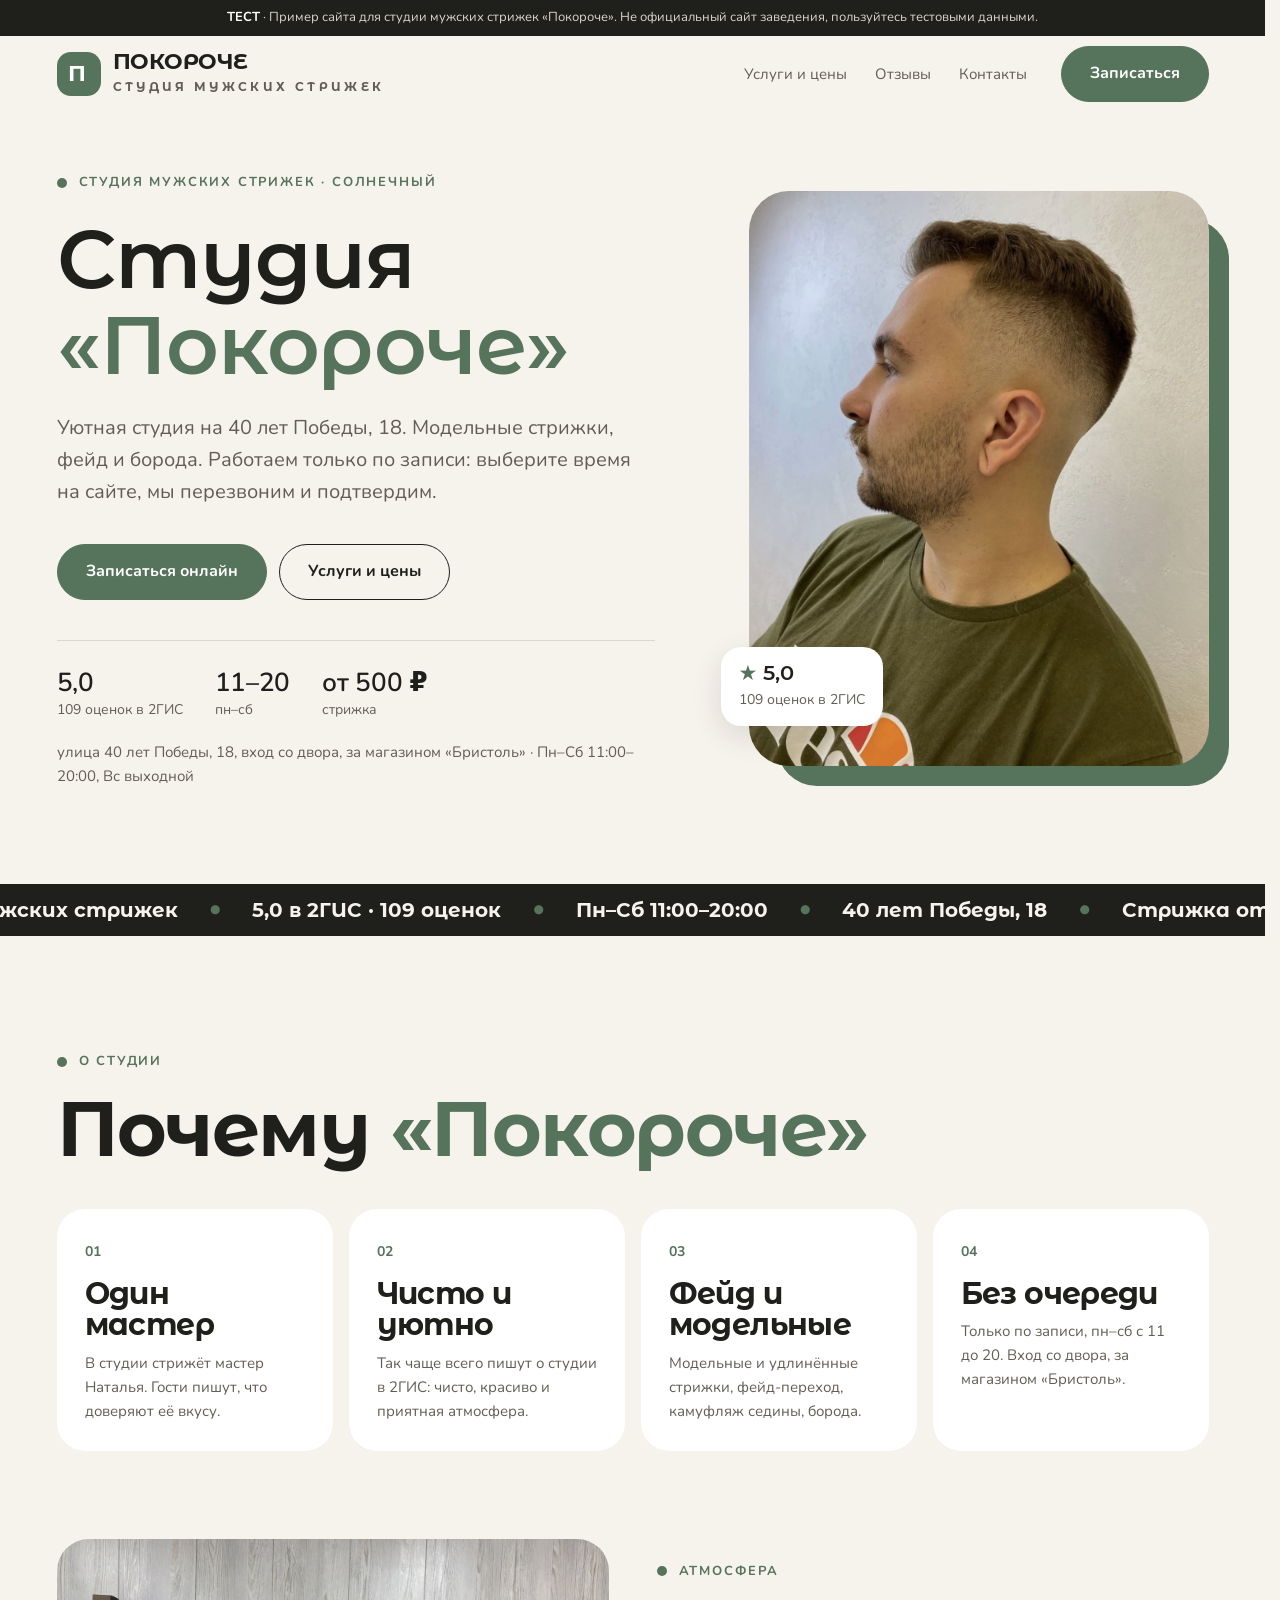
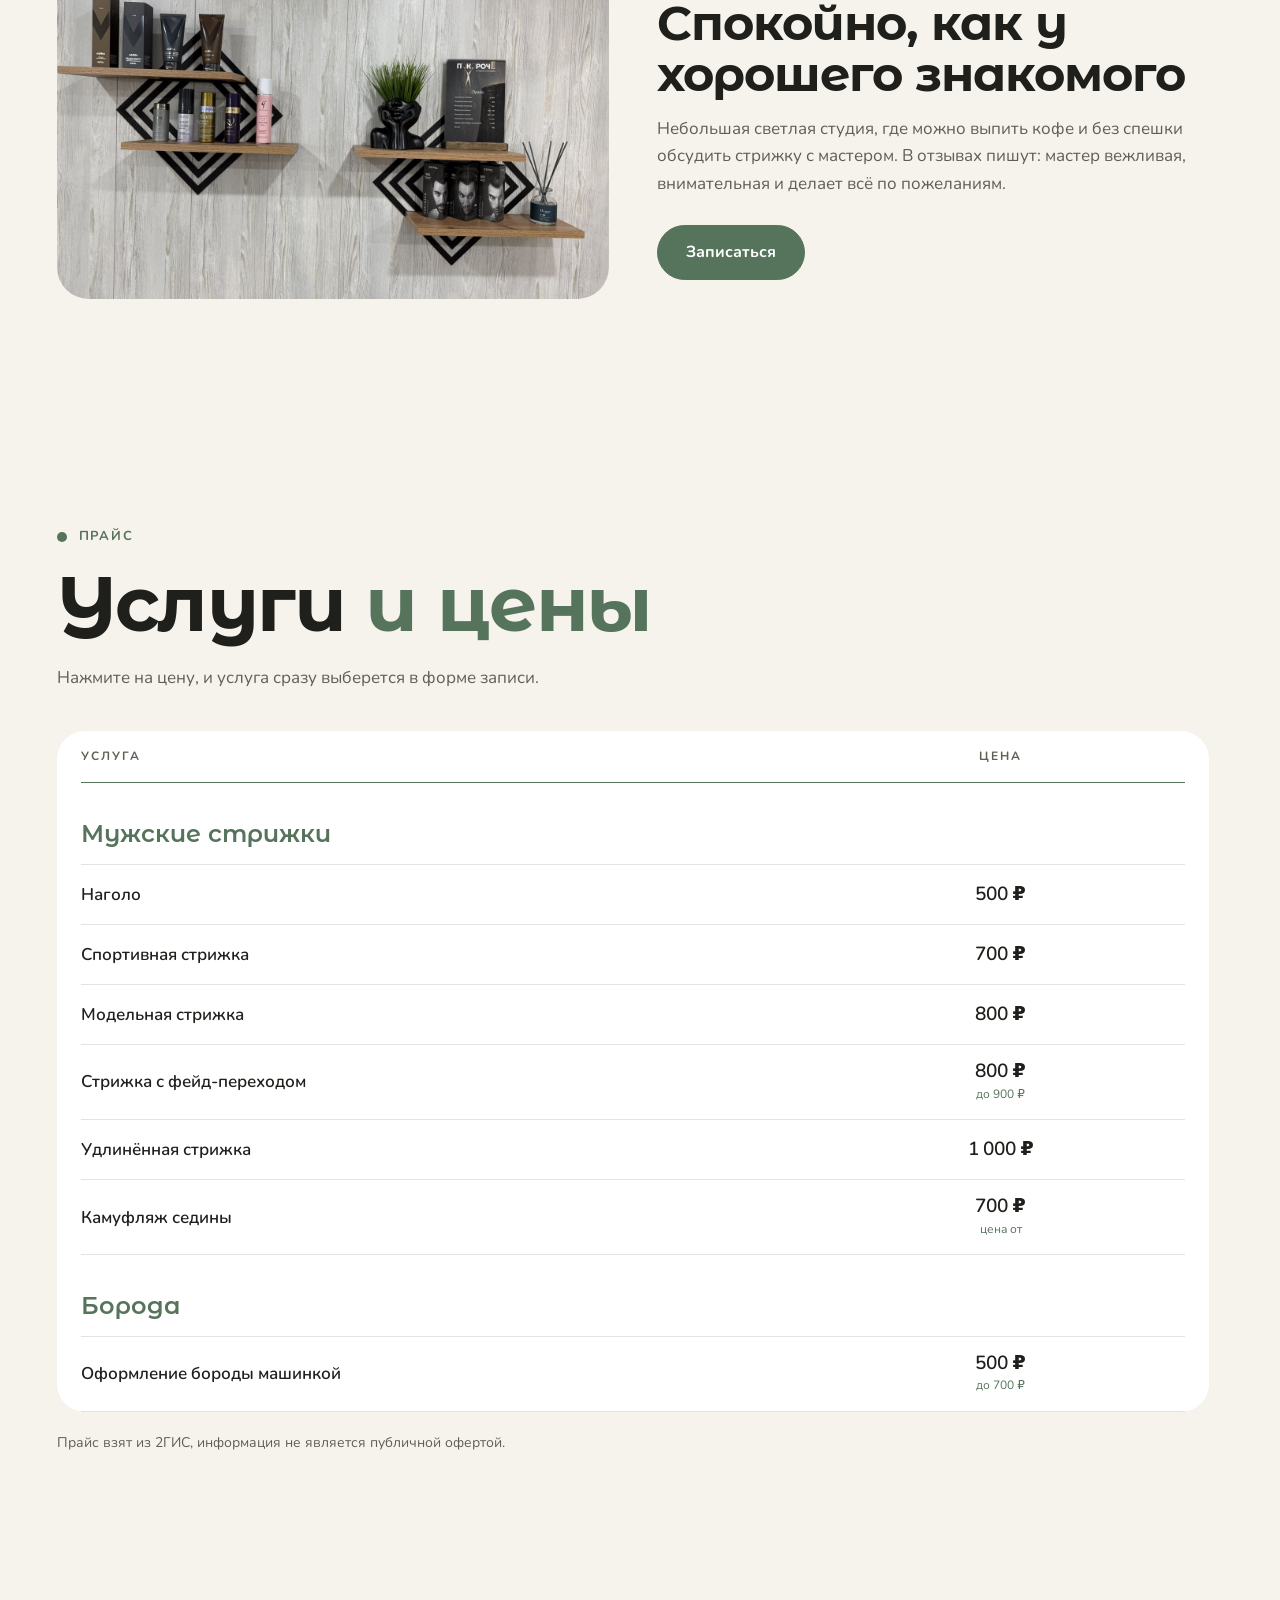
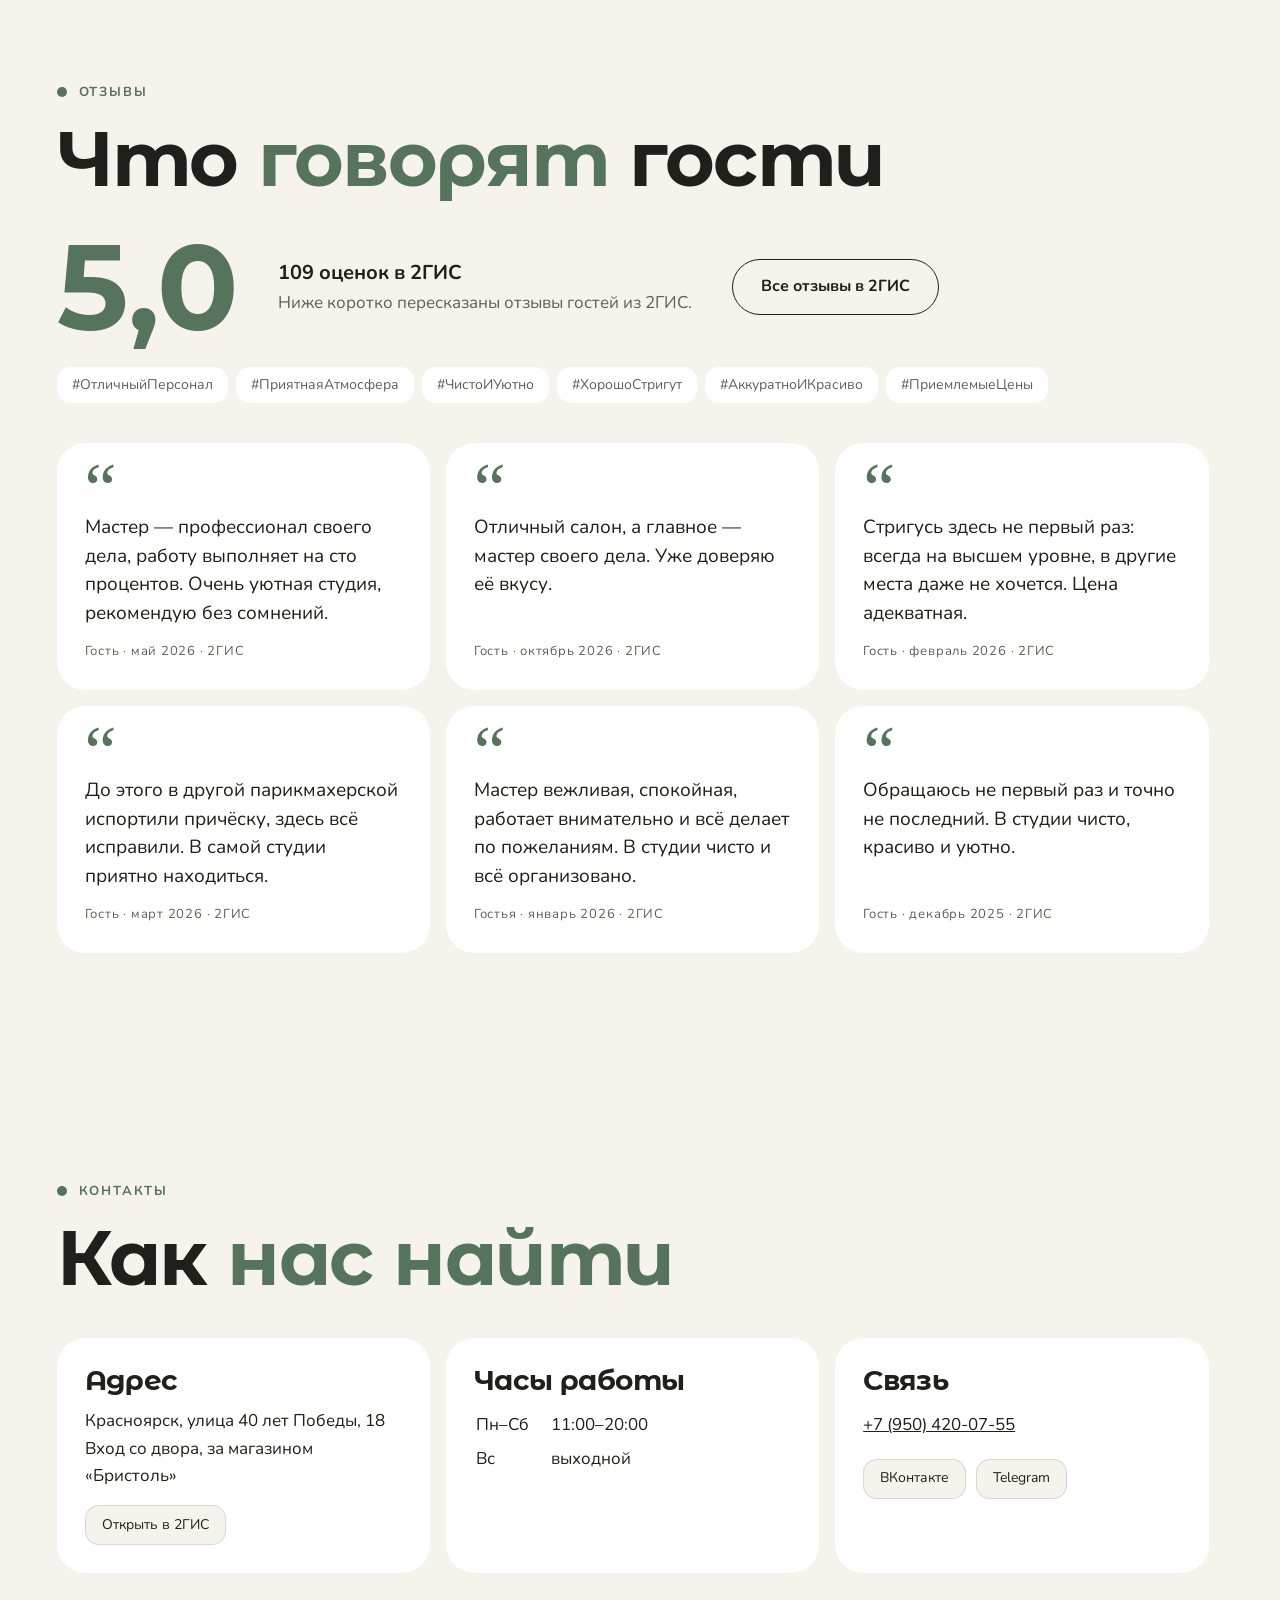
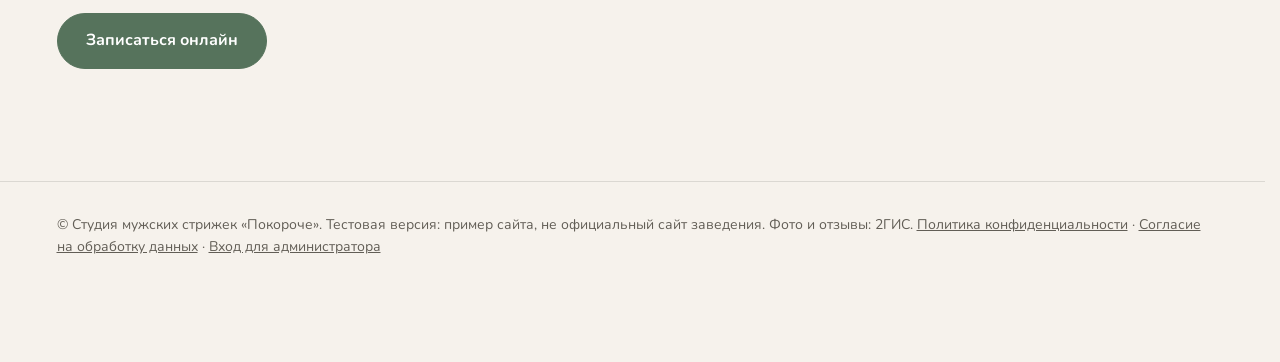
<file: index.html>
<!DOCTYPE html>
<html lang="ru">
<head>
<meta name="robots" content="noindex">
<meta charset="utf-8">
<meta name="viewport" content="width=device-width, initial-scale=1">
<title>Студия мужских стрижек «Покороче» — Красноярск, 40 лет Победы, 18</title>
<meta name="description" content="Студия мужских стрижек «Покороче» в Солнечном, Красноярск. Модельные стрижки, фейд, борода. Онлайн-запись к мастеру.">
<link rel="icon" type="image/png" href="favicon.png">
<link rel="apple-touch-icon" href="apple-touch-icon.png">
<link rel="stylesheet" href="fonts/fonts.css">
<style>
/* Переменные шаблона. Цвета и шрифты этого сайта задаёт его стиль в конце блока. */
:root{--bg:#0E1422;--bg2:#141C30;--card:#1A2440;--ink:#F3EBDD;--muted:#A9B0C2;--line:rgba(243,235,221,.11);--gold:#D9AE62;--gold-h:#E8C27E;--on-gold:#1A1408;--shade:14,20,34;
  --serif:"Yeseva One",Georgia,serif;--sans:Rubik,system-ui,sans-serif}*{box-sizing:border-box;margin:0}
/* scroll-padding: якоря не прячутся под закреплённой шапкой; scrollbar-gutter: страница не дёргается, когда открывается форма */
html{scroll-behavior:smooth;scroll-padding-top:88px;scrollbar-gutter:stable}
body{font-family:var(--sans);background:var(--bg);color:var(--ink);line-height:1.6;font-size:17px;overflow-x:hidden;-webkit-tap-highlight-color:transparent}
body.lock{overflow:hidden}
h1,h2,h3{font-family:var(--serif);font-weight:600;line-height:1.02;text-wrap:balance}
/* цены и счётчики набираем основным шрифтом: цифры ровнее и читаются лучше */
.meta b,.pc b{font-family:var(--sans)!important;font-weight:600!important;letter-spacing:-.01em}
a{color:inherit}
button,a,select,input{touch-action:manipulation}
:focus-visible{outline:2px solid var(--gold);outline-offset:3px}
.skip{position:absolute;left:16px;top:-80px;z-index:100;background:var(--gold);color:var(--on-gold);padding:12px 18px;text-decoration:none;font-weight:700}
.skip:focus{top:16px}
.ico{width:20px;height:20px;flex:none;fill:none;stroke:currentColor;stroke-width:1.6;stroke-linecap:round;stroke-linejoin:round}
.wrap{max-width:1200px;margin:0 auto;padding:0 24px}
.demo{background:#000;color:var(--muted);text-align:center;font-size:13px;padding:7px 12px;border-bottom:1px solid var(--line)}
.demo b{color:var(--ink)}
.kicker{display:inline-flex;align-items:center;gap:12px;font-size:13px;font-weight:700;letter-spacing:.22em;text-transform:uppercase;color:var(--gold)}
.kicker::before{content:"";width:32px;height:1px;background:currentColor}

/* шапка */
.top{position:sticky;top:0;z-index:40;transition:background .3s,border-color .3s;border-bottom:1px solid transparent}
.top.solid{background:rgba(var(--shade),.985);backdrop-filter:blur(10px);border-color:var(--line)}
.top .wrap{display:flex;align-items:center;gap:24px;height:76px}
.logo{display:flex;align-items:center;gap:12px;flex:none;text-decoration:none}
.logo img{display:block;width:56px;height:56px;border-radius:50%}
.logo span{font-family:var(--serif);font-size:24px;font-weight:700;letter-spacing:.14em;text-transform:uppercase}
.nav{display:flex;gap:8px;margin-left:auto}
.nav a{text-decoration:none;font-size:15px;color:var(--muted);padding:12px 10px;transition:color .2s}
.nav a:hover{color:var(--ink)}
.burger{display:none;width:44px;height:44px;border:1px solid var(--line);background:transparent;color:var(--ink);cursor:pointer;place-items:center}
.burger .ico{width:22px;height:22px}
/* кнопки: прямые углы и тонкая рамка */
.btn{display:inline-flex;align-items:center;justify-content:center;gap:10px;background:var(--gold);color:var(--on-gold);border:1px solid var(--gold);border-radius:0;font:inherit;font-weight:700;font-size:15px;letter-spacing:.08em;text-transform:uppercase;padding:14px 28px;min-height:50px;cursor:pointer;text-decoration:none;transition:background .2s,border-color .2s,transform .15s}
.btn:hover{background:var(--gold-h);border-color:var(--gold-h)}
.btn:active{transform:scale(.97)}
.btn.ghost{background:transparent;border-color:var(--line);color:var(--ink)}
.btn.ghost:hover{border-color:var(--gold);color:var(--gold)}
.btn:disabled{opacity:.5;cursor:default}

/* первый экран: текст слева, вертикальное чёрно-белое фото справа в золотой рамке со сдвигом */
.hero{padding:56px 0 96px}
.hero .wrap{display:grid;grid-template-columns:1.1fr .9fr;gap:64px;align-items:center}
.hero h1{font-size:clamp(52px,7.4vw,112px);font-weight:600;margin:20px 0 24px;letter-spacing:-.01em}
.hero h1 em{font-style:italic;color:var(--gold);font-weight:600}
.lead{font-size:clamp(17px,1.6vw,20px);color:var(--muted);max-width:30em}
.cta{display:flex;flex-wrap:wrap;gap:12px;margin:36px 0 40px}
.meta{display:grid;grid-template-columns:repeat(3,auto);gap:12px 32px;justify-content:start;padding-top:28px;border-top:1px solid var(--line)}
.meta div{display:grid;gap:2px;font-size:14px;color:var(--muted)}
.meta b{font-size:26px;line-height:1.1;color:var(--ink)}
.meta .star{color:var(--gold);font-size:20px}
.shot{position:relative;justify-self:end;width:min(100%,460px)}
.shot::before{content:"";position:absolute;inset:24px -24px -24px 24px;border:1px solid var(--gold);opacity:.55}
/* height:auto обязателен: иначе атрибут height у картинки растягивает её на все 1649 пикселей */
.shot img{position:relative;display:block;width:100%;height:auto;aspect-ratio:4/5;max-height:calc(100vh - 170px);object-fit:cover;object-position:50% 70%;filter:grayscale(1) contrast(1.05)}
.shot figcaption{position:absolute;left:-28px;bottom:40px;background:var(--bg);border:1px solid var(--line);padding:14px 18px;font-size:14px;color:var(--muted);max-width:250px}
.shot figcaption b{display:block;font-family:var(--serif);font-size:21px;line-height:1.15;margin-bottom:4px;color:var(--ink);font-weight:600}
@media (max-width:900px){
  .hero{padding:24px 0 72px}
  .hero .wrap{grid-template-columns:1fr;gap:40px}
  .shot{justify-self:stretch;width:auto;order:-1}
  .shot img{aspect-ratio:4/3;max-height:none;object-position:50% 70%}
  .shot::before{inset:14px -10px -14px 10px}
  .shot figcaption{left:12px;bottom:12px;padding:10px 14px;font-size:13px}
  .shot figcaption b{font-size:17px}
  .meta{grid-template-columns:repeat(2,auto)}
}
@media (max-width:760px){
  .top .wrap{gap:12px}
  .top .btn{margin-left:auto;padding:10px 16px;min-height:44px;font-size:13px}
  .burger{display:grid}
  .nav{display:none;position:absolute;left:0;right:0;top:100%;flex-direction:column;gap:0;margin:0;padding:8px 24px 16px;background:rgba(var(--shade),.97);backdrop-filter:blur(8px);border-bottom:1px solid var(--line)}
  .nav.open{display:flex;animation:drop .2s ease-out}
  .nav a{font-size:17px;color:var(--ink);padding:14px 0;border-bottom:1px solid var(--line)}
  .nav a:last-child{border-bottom:0}
}
@keyframes drop{from{opacity:0;transform:translateY(-8px)}}

/* бегущая строка: тонкая, без заливки, с золотыми ромбами */
.ticker{border-block:1px solid var(--line);overflow:hidden;white-space:nowrap;padding:16px 0;font-family:var(--serif);font-size:22px;font-style:italic;color:var(--ink)}
/* дорожка из двух одинаковых половин; её прокручивает скрипт (scrollLeft), а не transform: Safari на iPhone не рисует длинную сдвигаемую полосу */
.ticker .track{display:flex;width:max-content;gap:32px;padding-right:32px}
.ticker span{flex:none}
.ticker span::after{content:"◆";font-style:normal;font-size:10px;color:var(--gold);margin-left:32px;vertical-align:4px}

main{overflow-x:clip}
section{padding:112px 0}
h2{font-size:clamp(40px,6vw,76px);margin:14px 0 40px}
h2 em{font-style:italic;color:var(--gold)}
.sub{color:var(--muted);max-width:40em;margin:-20px 0 40px}

/* преимущества: нумерованные колонки с тонкими разделителями */
.feats{display:grid;grid-template-columns:repeat(4,1fr);border-top:1px solid var(--line)}
.feat{padding:32px 28px 8px 0}
.feat+.feat{padding-left:28px;border-left:1px solid var(--line)}
.feat .n{font-family:var(--serif);font-size:20px;color:var(--gold);font-style:italic}
.feat h3{font-size:30px;margin:14px 0 10px}
.feat p{color:var(--muted);font-size:15px}
@media (max-width:900px){.feats{grid-template-columns:1fr 1fr}.feat:nth-child(3){padding-left:0;border-left:0}.feat:nth-child(n+3){border-top:1px solid var(--line)}}
@media (max-width:560px){.feats{grid-template-columns:1fr}.feat,.feat+.feat{padding:24px 0;border-left:0}.feat+.feat{border-top:1px solid var(--line)}}
.about{display:grid;grid-template-columns:1.25fr 1fr;gap:48px;align-items:end;margin-top:88px}
.about img{width:100%;height:auto;aspect-ratio:3/2;object-fit:cover;display:block;filter:grayscale(.35)}
.about h3{font-size:clamp(34px,4vw,48px);margin:14px 0 16px}
.about p{color:var(--muted)}
@media (max-width:900px){.about{grid-template-columns:1fr;gap:28px;margin-top:64px}}

/* лента фото: прямая, без наклона, фото в серых тонах и цветные при наведении */
.film{border-block:1px solid var(--line);padding:24px 0;background:var(--bg2)}
.reel{overflow:hidden}
/* padding-right = gap, чтобы две половины дорожки были ровно одинаковой ширины */
.strip{display:flex;gap:16px;padding-right:16px;width:max-content}
.strip img{height:300px;width:auto;display:block;filter:grayscale(1);transition:filter .4s}
.strip img:hover{filter:none}
@media (max-width:760px){.strip img{height:200px}}

/* прайс: строки услуг, по столбцу на уровень мастера (число столбцов задаёт скрипт через --n) */
.ptable{border-top:1px solid var(--gold)}
.pr{display:grid;grid-template-columns:minmax(0,2fr) repeat(var(--n,3),minmax(0,1fr));align-items:center;border-bottom:1px solid var(--line)}
.pr>*{padding:16px 12px}
.pr>:first-child{padding-left:0}
.pr.head{background:var(--bg);position:sticky;top:76px;z-index:2;border-bottom-color:var(--gold)}
.pr.head span{font-size:12px;font-weight:700;letter-spacing:.18em;text-transform:uppercase;color:var(--muted)}
.pr.head span:not(:first-child){text-align:center}
.pr.head small{display:block}
.pgrp{padding:40px 0 10px;font-family:var(--serif);font-size:32px;font-style:italic;color:var(--gold);border-bottom:1px solid var(--line)}
.pn b{font-weight:600;display:block;font-size:17px}
.pn small{color:var(--muted);font-size:13px}
.pc{display:grid;justify-items:center;gap:2px;text-align:center}
.pc b{font-size:19px;white-space:nowrap;font-variant-numeric:tabular-nums;line-height:1.2}
.pc small{color:var(--muted);font-size:12px}
button.pc{font:inherit;color:var(--ink);background:transparent;border:1px solid transparent;margin:6px;padding:8px 6px;cursor:pointer;transition:background .2s,border-color .2s}
button.pc:hover{border-color:var(--gold);background:rgba(201,168,106,.08)}
.pc.none{color:var(--muted)}
.pnote{color:var(--muted);font-size:14px;margin-top:20px}
@media (max-width:700px){
  .pr{grid-template-columns:repeat(var(--n,3),minmax(0,1fr))}
  .pr .pn{grid-column:1/-1;padding-bottom:0}
  .pr.head span:first-child{display:none}
  .pr>*{padding:10px 6px}
  .pc b{font-size:18px}
}

/* мастера */
.masters{display:grid;grid-template-columns:repeat(auto-fill,minmax(230px,1fr));gap:24px}
.mc{display:flex;flex-direction:column;border:1px solid var(--line);background:var(--bg2)}
.ph{position:relative;aspect-ratio:4/5;background:radial-gradient(circle at 50% 35%,#26262A,#0E0E10 70%);display:grid;place-items:center;overflow:hidden}
.ph b{font-family:var(--serif);font-size:84px;font-style:italic;color:var(--gold);font-weight:600}
.ph img{position:absolute;inset:0;width:100%;height:100%;object-fit:cover;filter:grayscale(1)}
.mi{padding:20px 22px 24px;display:grid;gap:4px;flex:1}
.mi h3{font-size:32px}
.mi small{color:var(--gold);font-size:12px;font-weight:700;letter-spacing:.16em;text-transform:uppercase}
.mi .btn{margin-top:16px;justify-self:start;min-height:44px;padding:10px 18px;font-size:13px}

/* отзывы: цитаты с большой кавычкой */
.rate{display:flex;flex-wrap:wrap;align-items:center;gap:20px 40px;margin-bottom:32px}
.rate .big{font-family:var(--serif);font-size:120px;line-height:.8;color:var(--gold)}
.rate p{color:var(--muted)}
.rate p b{color:var(--ink);display:block;font-size:20px}
.tags{display:flex;flex-wrap:wrap;gap:8px;margin-bottom:40px}
.tags span{border:1px solid var(--line);padding:6px 14px;font-size:14px;color:var(--muted)}
.revs{display:grid;grid-template-columns:repeat(auto-fill,minmax(320px,1fr));gap:0;border-top:1px solid var(--line)}
.rev{padding:32px 28px 32px 0;border-bottom:1px solid var(--line);display:flex;flex-direction:column;gap:14px}
.rev::before{content:"“";font-family:var(--serif);font-size:72px;line-height:.5;color:var(--gold);height:28px}
.rev p{font-family:var(--serif);font-size:24px;line-height:1.3}
.rev footer{margin-top:auto;color:var(--muted);font-size:13px;letter-spacing:.06em}

/* контакты */
.contacts{display:grid;grid-template-columns:repeat(3,1fr);gap:0;border-top:1px solid var(--line)}
.contacts>div{padding:28px 28px 28px 0}
.contacts>div+div{padding-left:28px;border-left:1px solid var(--line)}
.contacts h3{font-size:28px;margin-bottom:12px}
.contacts p a{display:inline-block;padding:4px 0}
.contacts td{padding:2px 20px 2px 0;font-variant-numeric:tabular-nums}
@media (max-width:900px){.contacts{grid-template-columns:1fr}.contacts>div+div{padding-left:0;border-left:0;border-top:1px solid var(--line)}}
.links{display:flex;flex-wrap:wrap;gap:10px;margin-top:16px}
.links a{display:inline-flex;align-items:center;min-height:40px;font-size:14px;border:1px solid var(--line);padding:6px 16px;text-decoration:none;transition:border-color .2s,color .2s}
.links a:hover{border-color:var(--gold);color:var(--gold)}
.foot{padding:32px 0 104px;color:var(--muted);font-size:14px;border-top:1px solid var(--line)}
.foot a{color:var(--muted)}

/* круглая кнопка записи: появляется, когда первый экран с его кнопками уехал */
.fab{position:fixed;right:24px;bottom:calc(24px + env(safe-area-inset-bottom));z-index:45;width:64px;height:64px;border-radius:50%;background:var(--gold);color:var(--on-gold);border:0;cursor:pointer;display:grid;place-items:center;box-shadow:0 10px 30px rgba(0,0,0,.5);transition:transform .25s,opacity .25s,visibility .25s}
.fab:hover{transform:scale(1.08) rotate(-10deg);background:var(--gold-h)}
.fab:active{transform:scale(.94)}
.fab svg{width:28px;height:28px}
.fab.off,body.lock .fab{opacity:0;visibility:hidden;transform:scale(.6)}

/* выезжающая форма записи: закрывается быстрее, чем открывается */
.ovl{position:fixed;inset:0;z-index:60;background:rgba(0,0,0,.66);opacity:0;visibility:hidden;transition:opacity .25s,visibility .25s}
.drawer{position:fixed;top:0;right:0;bottom:0;z-index:61;width:min(520px,100%);background:var(--bg2);border-left:1px solid var(--gold);transform:translateX(100%);transition:transform .3s cubic-bezier(.4,0,1,1),visibility 0s linear .3s;display:flex;flex-direction:column;visibility:hidden}
.open .ovl{opacity:1;visibility:visible;transition-duration:.35s}
.open .drawer{transform:none;visibility:visible;transition:transform .45s cubic-bezier(.22,.9,.3,1),visibility 0s}
.dh{display:flex;align-items:center;justify-content:space-between;padding:20px 24px;border-bottom:1px solid var(--line)}
.dh h2{font-size:40px;margin:0;font-style:italic}
.dh h2:focus{outline:none}
.x{width:44px;height:44px;border:1px solid var(--line);background:transparent;color:var(--ink);cursor:pointer;display:grid;place-items:center;transition:border-color .2s}
.x:hover{border-color:var(--gold)}
.db{flex:1;overflow-y:auto;padding:24px;overscroll-behavior:contain}
@media (prefers-reduced-motion:reduce){
  html{scroll-behavior:auto}
  .drawer,.open .drawer,.ovl,.fab,.btn,.strip img{transition:none!important}
  .nav.open{animation:none}
}

form{display:grid;gap:16px}
label{font-weight:600;font-size:15px;display:grid;gap:6px}
.req{color:var(--gold)}
.hint{font-weight:400;font-size:13px;color:var(--muted)}
input,select{font:inherit;font-size:16px;padding:12px 14px;min-height:48px;border:1px solid var(--line);background:var(--card);color:var(--ink);border-radius:0;width:100%;transition:border-color .2s}
/* свой вид списков: Safari иначе рисует их светлыми, и текст на тёмной теме не читается */
select{-webkit-appearance:none;appearance:none;padding-right:44px;background:var(--card) url("data:image/svg+xml,%3Csvg xmlns='http://www.w3.org/2000/svg' viewBox='0 0 24 24' fill='none' stroke='%23D9AE62' stroke-width='2'%3E%3Cpath d='m6 9 6 6 6-6'/%3E%3C/svg%3E") no-repeat right 14px center/18px}
select option{background:var(--card);color:var(--ink)}
input:focus,select:focus{border-color:var(--gold);outline:none}
input:user-invalid{border-color:#E08A7A}
.sum{font-size:15px;color:var(--muted);margin-top:-6px}
.sum a{color:var(--muted);text-decoration:underline dotted;text-underline-offset:3px}
.sum a:hover{color:var(--gold)}
.sum b{color:var(--ink)}
.field{display:grid;gap:8px}
.lbl{font-weight:600;font-size:15px}
.cal{border:1px solid var(--line);background:var(--card);padding:12px}
.cal-h{display:flex;align-items:center;justify-content:space-between;margin-bottom:8px;font-weight:600}
.cal-h button{font:inherit;font-size:22px;color:var(--ink);background:none;border:0;cursor:pointer;min-width:44px;min-height:44px}
.cal-h button:hover:not(:disabled){background:rgba(242,238,230,.06)}
.cal-h button:disabled{opacity:.25;cursor:default}
.cal-g{display:grid;grid-template-columns:repeat(7,1fr);gap:4px;text-align:center}
.cal-w{color:var(--muted);font-size:13px;padding-bottom:4px}
.cal-d{font:inherit;font-weight:600;color:var(--ink);background:none;border:0;min-height:44px;cursor:pointer;font-variant-numeric:tabular-nums;transition:background .15s}
.cal-d:hover:not(:disabled){background:rgba(242,238,230,.06)}
.cal-d:disabled{color:var(--muted);opacity:.35;cursor:default;font-weight:400}
.cal-t{display:block;margin:8px auto 0;font:inherit;font-size:14px;color:var(--muted);background:none;border:0;cursor:pointer;min-height:44px;padding:0 16px}
.slot{font:inherit;font-weight:600;color:var(--ink);background:var(--card);border:1px solid var(--line);cursor:pointer;padding:10px 0;min-height:44px;font-variant-numeric:tabular-nums;transition:border-color .15s,background .15s}
.slot:hover{border-color:var(--gold)}
.cal-d.on,.slot.on{background:var(--gold);border-color:var(--gold);color:var(--on-gold)}
.picked{font-weight:600;margin:4px 0}
.grp{font-family:var(--serif);font-style:italic;font-size:20px;color:var(--gold);margin:14px 0 8px}
.slots{display:grid;grid-template-columns:repeat(auto-fill,minmax(76px,1fr));gap:8px}
.consent{display:flex;gap:10px;align-items:flex-start;font-weight:400;font-size:14px;color:var(--muted)}
.consent input{flex:none;width:20px;height:20px;min-height:0;padding:0;margin-top:3px;accent-color:var(--gold)}
.consent a{color:var(--ink)}
.ok,.err{display:none;padding:16px;margin-top:16px}
.ok{border:1px solid var(--gold);background:var(--card)}
.err{border:1px solid #E08A7A;color:#F0B5A8}

/* ===== стиль «Покороче» поверх шаблона: светлая уютная студия — тёплый белый, графит и шалфейный зелёный,
   мягкие скругления как у мебели в студии. Montserrat Alternates + Nunito, свои файлы в fonts/. ===== */
:root{--bg:#F6F2EC;--bg2:#EDE7DD;--card:#FFFFFF;--ink:#1F1F1C;--muted:#625E56;--line:rgba(31,31,28,.12);--gold:#56735C;--gold-h:#46624C;--on-gold:#FFFFFF;--shade:246,242,236;
  --serif:"Montserrat Alternates",system-ui,sans-serif;--sans:Nunito,system-ui,sans-serif}
body{-webkit-font-smoothing:antialiased}
h1,h2,h3{font-weight:700;letter-spacing:-.02em;line-height:1.05}
h1 em,h2 em,.hero h1 em{font-style:normal;color:var(--gold)}
.demo{background:var(--ink);color:#D9D4CB}.demo b{color:#fff}
.top.solid{background:var(--bg);backdrop-filter:none}
.kicker{letter-spacing:.14em}
.kicker::before{width:10px;height:10px;border-radius:50%}
.logo .dot{width:44px;height:44px;border-radius:14px;background:var(--gold);color:#fff;display:grid;place-items:center;font:700 22px/1 var(--serif)}
.logo .wm{display:block;font:700 22px/1 var(--serif);letter-spacing:-.01em}
.logo small{display:block;margin-top:4px;font-size:12px;color:var(--muted)}
.btn{border-radius:999px;letter-spacing:0;text-transform:none;font-size:16px;font-weight:700}
.btn.ghost{border-color:var(--ink);color:var(--ink)}
.btn.ghost:hover{background:var(--ink);color:var(--bg)}
.burger,.x,.links a,.tags span,.slot,.cal-d,.cal-h button,button.pc{border-radius:14px}
input,select,.cal{border-radius:16px}
select{background:var(--card) url("data:image/svg+xml,%3Csvg xmlns='http://www.w3.org/2000/svg' viewBox='0 0 24 24' fill='none' stroke='%2356735C' stroke-width='2'%3E%3Cpath d='m6 9 6 6 6-6'/%3E%3C/svg%3E") no-repeat right 14px center/18px}
.hero h1{font-size:clamp(46px,6.4vw,92px)}
.lead{color:var(--muted)}
/* фото на первом экране: скруглённое, за ним зелёная подложка со сдвигом */
.shot img{filter:none;border-radius:40px;object-position:50% 30%}
.shot::before{border:0;background:var(--gold);border-radius:40px;inset:28px -20px -20px 28px;opacity:1}
.shot figcaption{border:0;border-radius:20px;background:var(--card);box-shadow:0 10px 30px rgba(31,31,28,.12)}
.shot figcaption b span{color:var(--gold)}
.hloc{display:block;margin-top:18px;font-size:15px;color:var(--muted)}
.meta{border-top-color:var(--line)}
.ticker{background:var(--ink);color:var(--bg);border:0;font:700 20px/1 var(--serif);font-style:normal}
.ticker span::after{content:"●";color:var(--gold);font-size:12px}
.feats{border-top:0;gap:16px}
.feat,.feat+.feat{padding:28px;border:0;border-radius:28px;background:var(--card)}
.feat .n{font-style:normal;font-family:var(--sans);font-weight:700;font-size:14px}
@media (max-width:900px){.feat:nth-child(3){padding-left:28px}.feat:nth-child(n+3){border-top:0}}
@media (max-width:560px){.feat,.feat+.feat{padding:24px}}
.about{grid-template-columns:1fr 1fr;align-items:center}
.about img{filter:none;border-radius:32px;aspect-ratio:4/3;max-height:360px}
@media (max-width:900px){.about{grid-template-columns:1fr;gap:24px}.about img{aspect-ratio:3/2;max-height:none}}
@media (max-width:900px){.about{grid-template-columns:1fr}}
/* лента фото: фото у студии всего три, ленту не показываем */
.film{display:none}
.ptable{border:0;border-radius:28px;background:var(--card);padding:0 24px}
.pr.head{background:var(--card);border-bottom-color:var(--gold)}
.pgrp{font-style:normal;font-size:24px;padding-top:32px}
.pc small{color:var(--gold)}
button.pc:hover{background:rgba(86,115,92,.1)}
@media (max-width:700px){.ptable{padding:0 14px}}
.rate .big{font-family:var(--serif);font-weight:700}
.tags span{background:var(--card);border-color:transparent}
.revs{gap:16px;border-top:0}
.rev{padding:28px;border:0;border-radius:28px;background:var(--card)}
.rev::before{font-family:Georgia,serif}
.rev p{font-family:var(--sans);font-size:19px;line-height:1.5}
.contacts{border-top:0;gap:16px}
.contacts>div,.contacts>div+div{padding:28px;border:0;border-radius:28px;background:var(--card)}
@media (max-width:900px){.contacts>div+div{border-top:0}}
.links a{background:var(--bg)}
.foot{border-top-color:var(--line)}
.drawer{border-left:0;border-radius:28px 0 0 28px;background:var(--bg)}
.dh h2{font-style:normal}
.grp{font-style:normal;font-family:var(--serif);font-size:16px}
.cal-h button:hover:not(:disabled),.cal-d:hover:not(:disabled){background:var(--bg2)}
.ok{border-radius:16px}
/* в студии один мастер, она же указана в форме записи; блок мастеров не нужен */
#mastera{display:none}
@media (max-width:760px){.logo small{display:none}.logo .wm{font-size:19px}}
</style>
</head>
<body>
<a class="skip" href="#uslugi">Перейти к услугам и ценам</a>
<div class="demo" role="note"><b>ТЕСТ</b> · Пример сайта для студии мужских стрижек «Покороче». Не официальный сайт заведения, пользуйтесь тестовыми данными.</div>

<header class="top" id="top">
  <div class="wrap">
    <a class="logo" href="#" aria-label="Студия «Покороче», наверх"><span class="dot" aria-hidden="true">П</span><span><span class="wm">Покороче</span><small>студия мужских стрижек</small></span></a>
    <nav class="nav" id="nav" aria-label="Разделы">
      <a href="#uslugi">Услуги и цены</a><a href="#otzyvy">Отзывы</a><a href="#kontakty">Контакты</a>
    </nav>
    <button class="btn" type="button" data-book>Записаться</button>
    <button class="burger" type="button" id="burger" aria-label="Открыть меню" aria-expanded="false" aria-controls="nav"><svg class="ico" viewBox="0 0 24 24" aria-hidden="true"><path d="M4 7h16M4 12h16M4 17h16"/></svg></button>
  </div>
</header>

<section class="hero" aria-label="Студия мужских стрижек «Покороче»">
  <div class="wrap">
    <div>
      <span class="kicker">Студия мужских стрижек · Солнечный</span>
      <h1>Студия <em>«Покороче»</em></h1>
      <p class="lead">Уютная студия на 40 лет Победы, 18. Модельные стрижки, фейд и борода. Работаем только по записи: выберите время на сайте, мы перезвоним и подтвердим.</p>
      <div class="cta">
        <button class="btn" type="button" data-book>Записаться онлайн</button>
        <a class="btn ghost" href="#uslugi">Услуги и цены</a>
      </div>
      <div class="meta">
        <div><b>5,0</b>109 оценок в 2ГИС</div>
        <div><b>11–20</b>пн–сб</div>
        <div><b>от 500 ₽</b>стрижка</div>
      </div>
      <span class="hloc"><span id="haddr"></span> · <span id="hhrs"></span></span>
    </div>
    <figure class="shot">
      <img src="img/hero.jpg" width="1117" height="1400" alt="Мужская стрижка с фейд-переходом, сделанная в студии «Покороче»">
      <figcaption><b><span>★</span> 5,0</b>109 оценок в 2ГИС</figcaption>
    </figure>
  </div>
</section>

<div class="ticker" aria-hidden="true"><div class="track" id="tick"></div></div>

<main>
  <section id="pochemu">
    <div class="wrap">
      <span class="kicker">О студии</span>
      <h2>Почему <em>«Покороче»</em></h2>
      <div class="feats">
        <div class="feat"><span class="n">01</span><h3>Один мастер</h3><p>В студии стрижёт мастер Наталья. Гости пишут, что доверяют её вкусу.</p></div>
        <div class="feat"><span class="n">02</span><h3>Чисто и уютно</h3><p>Так чаще всего пишут о студии в 2ГИС: чисто, красиво и приятная атмосфера.</p></div>
        <div class="feat"><span class="n">03</span><h3>Фейд и модельные</h3><p>Модельные и удлинённые стрижки, фейд-переход, камуфляж седины, борода.</p></div>
        <div class="feat"><span class="n">04</span><h3>Без очереди</h3><p>Только по записи, пн–сб с 11 до 20. Вход со двора, за магазином «Бристоль».</p></div>
      </div>
      <div class="about">
        <img src="img/about.jpg" width="1400" height="1050" alt="Полки с косметикой для волос в студии «Покороче»" loading="lazy">
        <div>
          <span class="kicker">Атмосфера</span>
          <h3>Спокойно, как у хорошего знакомого</h3>
          <p>Небольшая светлая студия, где можно выпить кофе и без спешки обсудить стрижку с мастером. В отзывах пишут: мастер вежливая, внимательная и делает всё по пожеланиям.</p>
          <p style="margin-top:28px"><button class="btn" type="button" data-book>Записаться</button></p>
        </div>
      </div>
    </div>
  </section>

  <div class="film" aria-label="Фото студии"><div class="reel"><div class="strip" id="strip"></div></div></div>

  <section id="uslugi">
    <div class="wrap">
      <span class="kicker">Прайс</span>
      <h2>Услуги <em>и цены</em></h2>
      <p class="sub">Нажмите на цену, и услуга сразу выберется в форме записи.</p>
      <div class="ptable" id="prices"></div>
      <p class="pnote">Прайс взят из 2ГИС, информация не является публичной офертой.</p>
    </div>
  </section>

  <section id="mastera">
    <div class="wrap">
      <span class="kicker">Мастер</span>
      <h2>Ваш <em>мастер</em></h2>
      <div class="masters" id="masters"></div>
    </div>
  </section>

  <section id="otzyvy">
    <div class="wrap">
      <span class="kicker">Отзывы</span>
      <h2>Что <em>говорят</em> гости</h2>
      <div class="rate">
        <div class="big">5,0</div>
        <p><b>109 оценок в 2ГИС</b>Ниже коротко пересказаны отзывы гостей из 2ГИС.</p>
        <a class="btn ghost" href="https://2gis.ru/krasnoyarsk/firm/70000001100779880/tab/reviews" target="_blank" rel="noopener">Все отзывы в 2ГИС</a>
      </div>
      <div class="tags" aria-label="О чём чаще пишут в отзывах">
        <span>#ОтличныйПерсонал</span><span>#ПриятнаяАтмосфера</span><span>#ЧистоИУютно</span><span>#ХорошоСтригут</span><span>#АккуратноИКрасиво</span><span>#ПриемлемыеЦены</span>
      </div>
      <div class="revs">
        <article class="rev"><p>Мастер — профессионал своего дела, работу выполняет на сто процентов. Очень уютная студия, рекомендую без сомнений.</p><footer>Гость · май 2026 · 2ГИС</footer></article>
        <article class="rev"><p>Отличный салон, а главное — мастер своего дела. Уже доверяю её вкусу.</p><footer>Гость · октябрь 2026 · 2ГИС</footer></article>
        <article class="rev"><p>Стригусь здесь не первый раз: всегда на высшем уровне, в другие места даже не хочется. Цена адекватная.</p><footer>Гость · февраль 2026 · 2ГИС</footer></article>
        <article class="rev"><p>До этого в другой парикмахерской испортили причёску, здесь всё исправили. В самой студии приятно находиться.</p><footer>Гость · март 2026 · 2ГИС</footer></article>
        <article class="rev"><p>Мастер вежливая, спокойная, работает внимательно и всё делает по пожеланиям. В студии чисто и всё организовано.</p><footer>Гостья · январь 2026 · 2ГИС</footer></article>
        <article class="rev"><p>Обращаюсь не первый раз и точно не последний. В студии чисто, красиво и уютно.</p><footer>Гость · декабрь 2025 · 2ГИС</footer></article>
      </div>
    </div>
  </section>

  <section id="kontakty">
    <div class="wrap">
      <span class="kicker">Контакты</span>
      <h2>Как <em>нас найти</em></h2>
      <div class="contacts">
        <div><h3>Адрес</h3><p id="addr"></p><div class="links"><a href="https://2gis.ru/krasnoyarsk/firm/70000001100779880" target="_blank" rel="noopener">Открыть в 2ГИС</a></div></div>
        <div><h3>Часы работы</h3><table id="hrs"></table></div>
        <div><h3>Связь</h3><p id="phones"></p><div class="links" id="soc"></div></div>
      </div>
      <p style="margin-top:40px"><button class="btn" type="button" data-book>Записаться онлайн</button></p>
    </div>
  </section>
</main>

<footer class="foot">
  <div class="wrap">© <span id="fbrand"></span>. Тестовая версия: пример сайта, не официальный сайт заведения. Фото и отзывы: 2ГИС. <a href="privacy.html">Политика конфиденциальности</a> · <a href="soglasie.html">Согласие на обработку данных</a> · <a href="admin.html">Вход для администратора</a></div>
</footer>

<button class="fab off" id="fab" type="button" data-book aria-label="Записаться онлайн">
  <svg viewBox="0 0 24 24" fill="none" stroke="currentColor" stroke-width="2" stroke-linecap="round" aria-hidden="true"><circle cx="6" cy="6" r="3"/><circle cx="6" cy="18" r="3"/><path d="M20 4 8.1 15.9M14.5 14.5 20 20M8.1 8.1 12 12"/></svg>
</button>

<div id="book">
  <div class="ovl" id="ovl"></div>
  <aside class="drawer" id="drawer" role="dialog" aria-modal="true" aria-labelledby="dtitle" aria-hidden="true">
    <div class="dh"><h2 id="dtitle" tabindex="-1">Запись</h2><button class="x" type="button" id="dclose" aria-label="Закрыть"><svg class="ico" viewBox="0 0 24 24" aria-hidden="true"><path d="M6 6l12 12M18 6 6 18"/></svg></button></div>
    <div class="db">
      <form id="f">
        <label>Мастер<select name="master" id="master"></select></label>
        <label>Услуга<select name="service" id="svc"></select></label>
        <p class="sum"><span id="sum"></span> Все цены — <a href="#uslugi" id="pricelink">в прайсе</a>.</p>
        <div class="field"><span class="lbl">День</span><div class="cal" id="days"></div></div>
        <div class="field"><span class="lbl">Время</span><div id="times" aria-live="polite"></div></div>
        <label><span>Имя <span class="req" aria-hidden="true">*</span></span><input name="name" required autocomplete="given-name" maxlength="40" placeholder="Как к вам обращаться"></label>
        <label><span>Телефон <span class="req" aria-hidden="true">*</span></span><input name="phone" aria-describedby="phint" type="tel" inputmode="tel" required autocomplete="tel" maxlength="18" placeholder="+7 (___) ___-__-__" pattern="\+7 \(\d{3}\) \d{3}-\d{2}-\d{2}" title="Введите номер полностью: +7 (999) 123-45-67"><span class="hint" id="phint">Перезвоним, чтобы подтвердить время</span></label>
        <label class="consent"><input type="checkbox" name="consent" required><span>Я даю <a href="soglasie.html" target="_blank" rel="noopener">согласие на обработку персональных данных</a> (имя и телефон) для записи на услугу</span></label>
        <button class="btn" type="submit">Отправить заявку</button>
      </form>
      <div class="ok" id="ok" role="status"><p>Заявка принята. Мы перезвоним в течение 15 минут и подтвердим время.</p><p style="margin-top:12px"><button class="btn ghost" type="button" id="again">Закрыть</button></p></div>
      <p class="err" id="err" role="alert"></p>
    </div>
  </aside>
</div>

<script>
var WORKER_URL = 'https://pokoroche-zayavki.kenny-ki.workers.dev';
// Длительности услуг у заведения неизвестны: в настройках стоят примерные, только чтобы считать свободное время.
// Пока владелец их не уточнит, на сайте минуты не показываем.
var SHOW_MINUTES = false;
var DAYKEYS = {'Пн':1,'Вт':2,'Ср':3,'Чт':4,'Пт':5,'Сб':6,'Вс':0};
var GALLERY = ['g01','g02','g03'];
// "10:00-21:00" -> [10, 21]; пустая строка = выходной
function parseHours(o){
  var r = {};
  Object.keys(o).forEach(function(k){
    var m = /^(\d{1,2}):(\d{2})-(\d{1,2}):(\d{2})$/.exec(String(o[k]).trim());
    if (m && k in DAYKEYS) r[DAYKEYS[k]] = [+m[1] + m[2] / 60, +m[3] + m[4] / 60];
  });
  return r;
}
function el(t, c, x){ var n = document.createElement(t); if (c) n.className = c; if (x != null) n.textContent = x; return n; }
function money(n){ return String(n).replace(/\B(?=(\d{3})+(?!\d))/g, ' ') + ' ₽'; }

// Шапка становится плотной при прокрутке
var topEl = document.getElementById('top');
function onScroll(){ topEl.classList.toggle('solid', window.scrollY > 40); }
window.addEventListener('scroll', onScroll, {passive: true}); onScroll();

// Меню на телефоне
var nav = document.getElementById('nav'), burger = document.getElementById('burger');
function setMenu(open){
  nav.classList.toggle('open', open); burger.setAttribute('aria-expanded', open);
  burger.setAttribute('aria-label', open ? 'Закрыть меню' : 'Открыть меню');
}
burger.onclick = function(){ setMenu(!nav.classList.contains('open')); };
nav.addEventListener('click', function(e){ if (e.target.closest('a')) setMenu(false); });
document.addEventListener('keydown', function(e){ if (e.key === 'Escape' && nav.classList.contains('open')){ setMenu(false); burger.focus(); } });

// Круглая кнопка записи прячется на первом экране, где своих кнопок записи хватает
(function(){
  var fab = document.getElementById('fab'), hero = document.querySelector('.hero');
  if (!('IntersectionObserver' in window)){ fab.classList.remove('off'); return; }
  new IntersectionObserver(function(e){ fab.classList.toggle('off', e[0].isIntersecting); fab.tabIndex = e[0].isIntersecting ? -1 : 0; }, {threshold: .35}).observe(hero);
})();

// Бесконечная лента: дорожка из двух одинаковых половин прокручивается внутри рамки (scrollLeft).
// Не transform: длинную сдвигаемую полосу Safari на iPhone через пару секунд перестаёт рисовать.
// speed — пикселей в секунду, slow — при «уменьшении движения» в настройках телефона.
function marquee(box, track, speed, slow){
  if (matchMedia('(prefers-reduced-motion: reduce)').matches) speed = slow;
  var pos = 0, last = null;
  function step(ts){
    if (last !== null){
      var half = track.offsetWidth / 2;
      if (half > 0){ pos = (pos + speed * Math.min(ts - last, 100) / 1000) % half; box.scrollLeft = pos; }
    }
    last = ts; requestAnimationFrame(step);
  }
  requestAnimationFrame(step);
}

// Лента фото: два одинаковых набора для бесконечной прокрутки
(function(){
  var s = document.getElementById('strip');
  for (var k = 0; k < 2; k++) GALLERY.forEach(function(g){
    var i = document.createElement('img'); i.src = 'img/' + g + '.jpg'; i.decoding = 'async'; // без lazy: ширина ленты должна быть известна сразу, иначе она дёргается
    i.alt = k ? '' : "Студия мужских стрижек «Покороче»"; if (k) i.setAttribute('aria-hidden', 'true'); s.appendChild(i);
  });
  marquee(s.parentNode, s, 60, 25);
})();

// Выезжающая форма
var book = document.getElementById('book'), drawer = document.getElementById('drawer'), lastFocus = null, api = null;
function openBook(opts){
  lastFocus = document.activeElement;
  document.body.classList.add('lock'); book.classList.add('open'); drawer.setAttribute('aria-hidden', 'false');
  if (api) api.prefill(opts || {});
  setTimeout(function(){ document.getElementById('dtitle').focus({preventScroll: true}); }, 350);
}
function closeBook(){
  document.body.classList.remove('lock'); book.classList.remove('open'); drawer.setAttribute('aria-hidden', 'true');
  if (lastFocus) lastFocus.focus({preventScroll: true});
}
document.addEventListener('click', function(e){ var b = e.target.closest('[data-book]'); if (b){ e.preventDefault(); openBook({service: b.dataset.service, master: b.dataset.master, level: b.dataset.level}); } });
document.getElementById('ovl').onclick = closeBook;
document.getElementById('dclose').onclick = closeBook;
document.getElementById('again').onclick = closeBook;
document.addEventListener('keydown', function(e){
  if (!book.classList.contains('open')) return;
  if (e.key === 'Escape') closeBook();
  if (e.key === 'Tab'){ // фокус не уходит из формы
    var f = drawer.querySelectorAll('button,input,select,a[href]'), v = [].filter.call(f, function(x){ return x.offsetParent; });
    if (!v.length) return;
    if (e.shiftKey && document.activeElement === v[0]){ e.preventDefault(); v[v.length - 1].focus(); }
    else if (!e.shiftKey && document.activeElement === v[v.length - 1]){ e.preventDefault(); v[0].focus(); }
  }
});

function start(CFG){
var AHEAD = CFG.ahead, SHOP = CFG.shop, LEVELS = CFG.levels;
var SERVICES = CFG.services;
var MASTERS = CFG.masters.map(function(m){ return {id: m.id, name: m.name, level: m.level, exp: m.exp, h: parseHours(m.hours)}; })
  .filter(function(m){ return Object.keys(m.h).length; });
function lvOf(s, m){ var p = s.prices[m.level]; return p && p.minutes ? p : null; }
function svcByName(n){ return SERVICES.filter(function(s){ return s.name === n; })[0]; }

var brandText = "Студия мужских стрижек «Покороче»";
document.getElementById('fbrand').textContent = brandText;
var hoursText = SHOP.hours.map(function(r){ return r[0] + ' ' + r[1]; }).join(', ');
var CITY = /^[^,]+, /; // адрес на первом экране без названия города
// в примечании только первую букву делаем строчной: в нём бывают названия («Наши продукты»)
document.getElementById('haddr').textContent = SHOP.address.replace(CITY, '') + (SHOP.note ? ', ' + SHOP.note.charAt(0).toLowerCase() + SHOP.note.slice(1) : '');
document.getElementById('hhrs').textContent = hoursText;
var addrEl = document.getElementById('addr');
addrEl.textContent = SHOP.address; if (SHOP.note){ addrEl.appendChild(document.createElement('br')); addrEl.appendChild(document.createTextNode(SHOP.note)); }
var hrsEl = document.getElementById('hrs');
SHOP.hours.forEach(function(r){ var tr = el('tr'); tr.appendChild(el('td', '', r[0])); tr.appendChild(el('td', '', r[1])); hrsEl.appendChild(tr); });
var ph = document.getElementById('phones');
[SHOP.phone, SHOP.phone2].filter(Boolean).forEach(function(p, i){
  if (i) ph.appendChild(document.createElement('br'));
  var a = el('a', '', p); a.href = 'tel:' + p.replace(/[^\d+]/g, ''); ph.appendChild(a);
});
if (SHOP.email){ ph.appendChild(document.createElement('br')); var ma = el('a', '', SHOP.email); ma.href = 'mailto:' + SHOP.email; ph.appendChild(ma); }
var soc = document.getElementById('soc');
[['ВКонтакте', SHOP.vk], ['Telegram', SHOP.tg]].forEach(function(x){ if (x[1]){ var a = el('a', '', x[0]); a.href = x[1]; a.target = '_blank'; a.rel = 'noopener'; soc.appendChild(a); } });
var tick = ["Студия мужских стрижек", "5,0 в 2ГИС · 109 оценок", "Пн–Сб 11:00–20:00", "40 лет Победы, 18", "Стрижка от 500 ₽"];
var tk = document.getElementById('tick'); // 4 повтора: две одинаковые половины, каждая шире экрана
for (var k = 0; k < 4; k++) tick.forEach(function(x){ tk.appendChild(el('span', '', x)); });
marquee(tk.parentNode, tk, 70, 30);

// Прайс: группа -> строки услуг, в каждой строке по ячейке на уровень мастера
var pl = document.getElementById('prices');
pl.style.setProperty('--n', LEVELS.length); // столько столбцов цен, сколько уровней мастеров
var head = el('div', 'pr head'); head.setAttribute('aria-hidden', 'true');
head.appendChild(el('span', '', 'Услуга'));
LEVELS.forEach(function(l){ head.appendChild(el('span', '', LEVELS.length > 1 ? l : 'Цена')); }); // один уровень — столбец просто «Цена»
pl.appendChild(head);
var GROUPS = []; // группы в порядке первого появления, услуги без группы в конце
SERVICES.forEach(function(s){ if (GROUPS.indexOf(s.group || '') < 0) GROUPS.push(s.group || ''); });
GROUPS.sort(function(a, b){ return (a === '') - (b === ''); });
GROUPS.forEach(function(g){
  if (g) pl.appendChild(el('div', 'pgrp', g));
  SERVICES.filter(function(s){ return (s.group || '') === g; }).forEach(priceRow);
});
// «до 800 ₽», «цена от» из описания услуги пишем мелко под ценой
function priceNote(s){ return /^(до |цена от)/.test(s.desc || '') ? s.desc : ''; }
function priceRow(s){
  var r = el('div', 'pr');
  var n = el('div', 'pn'); n.appendChild(el('b', '', s.name)); if (s.desc && !priceNote(s)) n.appendChild(el('small', '', s.desc));
  r.appendChild(n);
  LEVELS.forEach(function(l){
    var p = s.prices[l], hasMaster = MASTERS.some(function(m){ return m.level === l; }), c;
    if (!p){ c = el('div', 'pc none', '—'); c.setAttribute('aria-label', l + ': не выполняет'); }
    else if (p.minutes && hasMaster){
      c = el('button', 'pc'); c.type = 'button'; c.dataset.book = ''; c.dataset.service = s.name; c.dataset.level = l;
      c.setAttribute('aria-label', s.name + ', ' + l.toLowerCase() + ', ' + money(p.price) + ', записаться');
      c.appendChild(el('b', '', money(p.price))); if (priceNote(s)) c.appendChild(el('small', '', priceNote(s))); if (SHOW_MINUTES) c.appendChild(el('small', '', p.minutes + ' мин'));
    } else { c = el('div', 'pc'); c.setAttribute('aria-label', l + ': ' + money(p.price) + ', запись по телефону'); c.appendChild(el('b', '', money(p.price))); if (priceNote(s)) c.appendChild(el('small', '', priceNote(s))); c.appendChild(el('small', '', 'по телефону')); }
    r.appendChild(c);
  });
  pl.appendChild(r);
}

// Мастера
var ml = document.getElementById('masters');
MASTERS.forEach(function(m){
  var c = el('div', 'mc'), p = el('div', 'ph');
  p.appendChild(el('b', '', m.name.split(' ').map(function(w){ return w.charAt(0); }).join('')));
  var img = document.createElement('img'); img.src = m.id + '.jpg'; img.alt = 'Мастер ' + m.name; img.loading = 'lazy';
  img.onerror = function(){ this.remove(); }; p.appendChild(img);
  var mi = el('div', 'mi'); mi.appendChild(el('h3', '', m.name)); mi.appendChild(el('small', '', m.level + (m.exp ? ', стаж ' + m.exp : '')));
  var b = el('button', 'btn', 'Записаться'); b.type = 'button'; b.dataset.book = ''; b.dataset.master = m.id;
  mi.appendChild(b); c.appendChild(p); c.appendChild(mi); ml.appendChild(c);
});

// ---- форма записи ----
function p2(n){ return ('0' + n).slice(-2); }
function hm(m){ return p2(Math.floor(m / 60)) + ':' + (m % 60 ? '30' : '00'); }
function cells(start, dur){ var o = []; for (var m = start; m < start + dur; m += 30) o.push(hm(m)); return o; }
function isoOf(d){ return d.getFullYear() + '-' + p2(d.getMonth() + 1) + '-' + p2(d.getDate()); }
function fullDate(d){ return d.toLocaleDateString('ru-RU', {weekday:'long', day:'numeric', month:'long'}); }

var form = document.getElementById('f');
var nameEl = form.elements['name'], phoneEl = form.elements['phone'];
var svcEl = document.getElementById('svc'), masterEl = document.getElementById('master');
var busy = {}, selDate = null, selTime = null, DAYS = [], byIso = {}, WEEKS = [], calOpen = false, weekIdx = 0, curMaster = MASTERS[0];

// Сначала мастер (без цен), потом услуги этого мастера с его ценой
MASTERS.forEach(function(m){
  if (!SERVICES.some(function(s){ return lvOf(s, m); })) return;
  var o = el('option', '', m.name + (/мастер/i.test(m.name) ? '' : ' · ' + m.level.toLowerCase())); o.value = m.id; masterEl.appendChild(o);
});
function curSvc(){ return svcByName(svcEl.value); }
function fillServices(want){
  var keep = want || svcEl.value; svcEl.innerHTML = '';
  SERVICES.forEach(function(s){ var p = lvOf(s, curMaster); if (!p) return;
    var o = el('option', '', s.name + ' — ' + money(p.price)); o.value = s.name; svcEl.appendChild(o); });
  svcEl.value = keep; if (svcEl.selectedIndex < 0) svcEl.selectedIndex = 0; // услуги нет у этого мастера: берём первую
}
function renderSum(){
  var p = lvOf(curSvc(), curMaster), t = document.getElementById('sum'); t.textContent = '';
  t.appendChild(document.createTextNode('Стоимость: ')); t.appendChild(el('b', '', money(p.price))); if (priceNote(curSvc())) t.appendChild(document.createTextNode(' (' + priceNote(curSvc()) + ')'));
  if (SHOW_MINUTES) t.appendChild(document.createTextNode(' · примерно ' + p.minutes + ' мин.'));
  else t.appendChild(document.createTextNode('.'));
}
document.getElementById('pricelink').onclick = function(e){
  e.preventDefault(); closeBook();
  setTimeout(function(){ document.getElementById('uslugi').scrollIntoView({behavior: 'smooth'}); }, 50);
};

nameEl.addEventListener('input', function(){
  var pos = this.selectionStart;
  this.value = this.value.replace(/[^A-Za-zА-Яа-яЁё\s-]/g, '')
    .replace(/(^|[\s-])([a-zа-яё])/g, function(m, a, b){ return a + b.toUpperCase(); });
  this.setSelectionRange(pos, pos);
});
function fmtPhone(v){
  var d = v.replace(/\D/g, '');
  if (d[0] === '7' || d[0] === '8') d = d.slice(1);
  if (d.length > 10 && (d[0] === '7' || d[0] === '8')) d = d.slice(1);
  d = d.slice(0, 10);
  var o = '+7 (' + d.slice(0, 3);
  if (d.length > 3) o += ') ' + d.slice(3, 6);
  if (d.length > 6) o += '-' + d.slice(6, 8);
  if (d.length > 8) o += '-' + d.slice(8, 10);
  return o;
}
phoneEl.addEventListener('focus', function(){ if (!this.value) this.value = '+7 ('; });
phoneEl.addEventListener('input', function(){ this.value = fmtPhone(this.value); });
phoneEl.addEventListener('blur', function(){ if (fmtPhone(this.value) === '+7 (') this.value = ''; });

// Календарь
var base = new Date(); base = new Date(base.getFullYear(), base.getMonth(), base.getDate());
function dayAt(k){ return new Date(base.getFullYear(), base.getMonth(), base.getDate() + k); }
var MONTHS = ['январь','февраль','март','апрель','май','июнь','июль','август','сентябрь','октябрь','ноябрь','декабрь'];
(function(){
  var last = dayAt(AHEAD - 1), en = new Date(last.getFullYear(), last.getMonth(), last.getDate() + (7 - last.getDay()) % 7);
  for (var d = dayAt(-((base.getDay() + 6) % 7)); d <= en; d = new Date(d.getFullYear(), d.getMonth(), d.getDate() + 7)){
    var w = []; for (var k = 0; k < 7; k++) w.push(new Date(d.getFullYear(), d.getMonth(), d.getDate() + k));
    WEEKS.push(w);
  }
})();
function buildDays(){
  DAYS = []; byIso = {}; var now = new Date();
  for (var k = 0; k < AHEAD; k++){
    var d = dayAt(k), h = curMaster.h[d.getDay()];
    if (!h) continue;
    if (k === 0 && now.getHours() * 60 + now.getMinutes() + 60 > h[1] * 60 - 30) continue;
    var x = {d: d, k: k, iso: isoOf(d)}; DAYS.push(x); byIso[x.iso] = x;
  }
}
function renderDays(){
  var box = document.getElementById('days'); box.innerHTML = '';
  var rows = calOpen ? WEEKS : [WEEKS[weekIdx]], ms = [];
  rows.forEach(function(w){ w.forEach(function(d){ if (ms.indexOf(d.getMonth()) < 0) ms.push(d.getMonth()); }); });
  var label = ms.map(function(m){ return MONTHS[m]; }).join(' – ');
  label = label.charAt(0).toUpperCase() + label.slice(1) + ' ' + rows[rows.length - 1][6].getFullYear();
  var h = el('div', 'cal-h'), pv = el('button', '', '‹'), nx = el('button', '', '›');
  pv.type = nx.type = 'button';
  pv.setAttribute('aria-label', 'Предыдущая неделя'); nx.setAttribute('aria-label', 'Следующая неделя');
  pv.disabled = calOpen || weekIdx === 0; nx.disabled = calOpen || weekIdx === WEEKS.length - 1;
  pv.onclick = function(){ weekIdx--; renderDays(); };
  nx.onclick = function(){ weekIdx++; renderDays(); };
  h.appendChild(pv); h.appendChild(el('span', '', label)); h.appendChild(nx);
  var g = el('div', 'cal-g');
  ['Пн','Вт','Ср','Чт','Пт','Сб','Вс'].forEach(function(n){ g.appendChild(el('span', 'cal-w', n)); });
  rows.forEach(function(w){ w.forEach(function(d){
    var x = byIso[isoOf(d)], b = el('button', 'cal-d' + (x && selDate === x ? ' on' : ''), d.getDate());
    b.type = 'button'; b.disabled = !x; b.setAttribute('aria-label', fullDate(d));
    if (x) b.onclick = function(){ pickDay(x); };
    g.appendChild(b);
  }); });
  var t = el('button', 'cal-t', calOpen ? 'Свернуть ▲' : 'Развернуть ▼');
  t.type = 'button'; t.onclick = function(){ calOpen = !calOpen; renderDays(); };
  box.appendChild(h); box.appendChild(g); box.appendChild(t);
}
function busyKey(x){ return curMaster.id + '|' + x.iso; }
function loadBusy(x){
  var key = busyKey(x), mid = curMaster.id;
  if (Array.isArray(busy[key])) return;
  delete busy[key];
  fetch(WORKER_URL + '?master=' + mid + '&date=' + x.iso, {cache: 'no-store'})
    .then(function(r){ return r.ok ? r.json() : Promise.reject(); })
    .then(function(a){ busy[key] = a; })
    .catch(function(){ busy[key] = 'err'; })
    .then(function(){ if (selDate === x && curMaster.id === mid) renderTimes(); });
}
function pickDay(x){
  selDate = x; selTime = null;
  if (!x){ renderDays(); document.getElementById('times').textContent = 'У мастера нет рабочих дней в ближайшее время.'; return; }
  WEEKS.forEach(function(w, i){ if (w.some(function(d){ return isoOf(d) === x.iso; })) weekIdx = i; });
  renderDays(); renderTimes(); loadBusy(x);
}
function setMaster(m, want){
  curMaster = m; masterEl.value = m.id; fillServices(want); selTime = null; buildDays(); renderSum();
  pickDay((selDate && byIso[selDate.iso]) || DAYS[0]);
}

function renderTimes(){
  var box = document.getElementById('times'), b = busy[busyKey(selDate)];
  if (!b){ box.textContent = 'Загружаем свободное время…'; return; }
  if (b === 'err'){ box.textContent = 'Не удалось загрузить расписание. Позвоните нам.'; return; }
  var dur = lvOf(curSvc(), curMaster).minutes, h = curMaster.h[selDate.d.getDay()], now = new Date();
  box.innerHTML = '';
  box.appendChild(el('p', 'picked', curMaster.name + ', ' + fullDate(selDate.d)));
  var any = false;
  [['Утро', 0, 720], ['День', 720, 1020], ['Вечер', 1020, 1440]].forEach(function(g){
    var grid = el('div', 'slots');
    for (var m = h[0] * 60; m < h[1] * 60; m += 30){
      if (m < g[1] || m >= g[2]) continue;
      var t = hm(m), past = selDate.k === 0 && m < now.getHours() * 60 + now.getMinutes() + 60;
      var free = !past && m + dur <= h[1] * 60 && cells(m, dur).every(function(c){ return b.indexOf(c) < 0; });
      if (!free) continue;
      any = true;
      var btn = el('button', 'slot' + (selTime === t ? ' on' : ''), t); btn.type = 'button';
      btn.onclick = (function(tt){ return function(){ selTime = tt; renderTimes(); }; })(t);
      grid.appendChild(btn);
    }
    if (grid.children.length){ box.appendChild(el('p', 'grp', g[0])); box.appendChild(grid); }
  });
  if (!any) box.appendChild(el('p', '', 'На этот день у мастера нет свободного времени. Выберите другой день или другого мастера.'));
}
svcEl.addEventListener('change', function(){ selTime = null; renderSum(); renderTimes(); });
masterEl.addEventListener('change', function(){
  setMaster(MASTERS.filter(function(m){ return m.id === masterEl.value; })[0]);
});

function showErr(msg){ var e = document.getElementById('err'); e.textContent = msg; e.style.display = 'block'; }
form.addEventListener('submit', async function(e){
  e.preventDefault();
  document.getElementById('err').style.display = 'none';
  if (!selTime){ showErr('Выберите день и время.'); return; }
  var btn = form.querySelector('button[type=submit]');
  btn.disabled = true; btn.textContent = 'Отправляем...';
  var data = {name: nameEl.value, phone: phoneEl.value, service: svcEl.value, master: curMaster.id,
    date: selDate.iso, time: selTime, label: fullDate(selDate.d), consent: form.elements['consent'].checked};
  try {
    var r = await fetch(WORKER_URL, {method: 'POST', headers: {'Content-Type': 'application/json'}, body: JSON.stringify(data)});
    if (r.status === 409){
      delete busy[busyKey(selDate)]; selTime = null; renderTimes(); loadBusy(selDate);
      throw new Error('Это время только что заняли. Выберите другое.');
    }
    if (!r.ok) throw new Error('Не удалось отправить заявку. Позвоните нам, мы запишем вас сразу.');
    form.style.display = 'none';
    document.getElementById('ok').style.display = 'block';
  } catch (err) {
    showErr(err.message || 'Не удалось отправить заявку. Позвоните нам.');
    btn.disabled = false; btn.textContent = 'Отправить заявку';
  }
});

curMaster = MASTERS.filter(function(m){ return masterEl.querySelector('option[value="' + m.id + '"]'); })[0];
setMaster(curMaster);
api = { prefill: function(o){
  if (form.style.display === 'none'){ // после отправленной заявки форма снова пустая
    form.reset(); form.style.display = ''; document.getElementById('ok').style.display = 'none';
    var sb = form.querySelector('button[type=submit]'); sb.disabled = false; sb.textContent = 'Отправить заявку';
    delete busy[busyKey(selDate)];
    setMaster(curMaster);
  }
  var m = curMaster, s = o.service && svcByName(o.service);
  if (o.master) m = MASTERS.filter(function(x){ return x.id === o.master; })[0] || m;
  else if (s && !(lvOf(s, m) && (!o.level || m.level === o.level))) // из прайса: первый мастер нужного уровня
    m = MASTERS.filter(function(x){ return lvOf(s, x) && (!o.level || x.level === o.level); })[0] || m;
  var want = s ? s.name : ''; // fillServices оставит эту услугу, если она есть у мастера
  if (m !== curMaster) setMaster(m, want);
  else { fillServices(want); selTime = null; renderSum(); renderTimes(); }
} };
}

function getJson(u){ return fetch(u, {cache: 'no-cache'}).then(function(r){ if (!r.ok) throw new Error(u + ': ' + r.status); return r.json(); }); }
getJson(WORKER_URL + '/config').catch(function(){ return getJson('config.json'); })
  .then(start)
  .catch(function(e){ console.error(e); document.getElementById('days').textContent = 'Не удалось загрузить настройки сайта. Позвоните нам.'; });
</script>
</body>
</html>
</file>
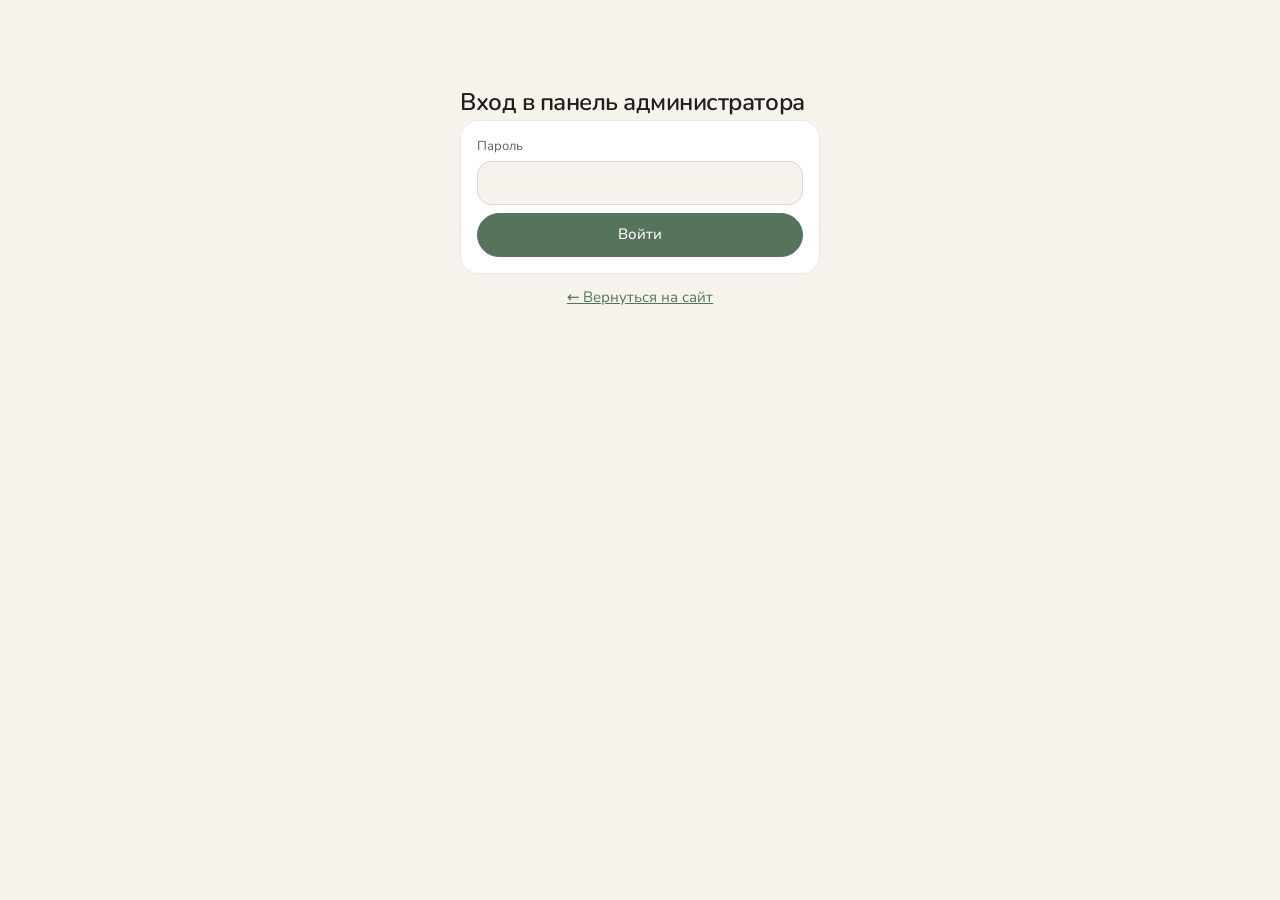
<file: admin.html>
<!DOCTYPE html>
<html lang="ru">
<head>
<meta charset="utf-8">
<meta name="viewport" content="width=device-width, initial-scale=1">
<meta name="robots" content="noindex, nofollow">
<title>Панель администратора</title>
<link rel="icon" type="image/png" href="favicon.png">
<link rel="stylesheet" href="fonts/fonts.css">
<style>
:root{--bg:#F6F2EC;--card:#FFFFFF;--ink:#1F1F1C;--muted:#625E56;--line:#E9E9E8;--line2:#D7D7D6;--accent:#56735C;--on-accent:#FFFFFF;--red:#B23A2E;--ok:#2F7A3E;--warn:#8A6414}
*{box-sizing:border-box;margin:0}
body{font-family:Nunito,system-ui,-apple-system,"Segoe UI",Roboto,sans-serif;background:var(--bg);color:var(--ink);line-height:1.5;font-size:15px;padding:24px 16px}
a{color:var(--accent)}
:focus-visible{outline:2px solid var(--accent);outline-offset:2px}
.wrap{max-width:1100px;margin:0 auto}
h1{font-size:24px;font-weight:600;letter-spacing:-.02em}
h2{font-size:18px;font-weight:600;margin:20px 0 8px}
h3{font-size:15px;font-weight:600;margin-bottom:6px}
.layout{display:grid;grid-template-columns:200px minmax(0,1fr);grid-template-areas:"top top" "tabs main";column-gap:32px}
.top{grid-area:top;padding-bottom:16px;border-bottom:1px solid var(--line);margin-bottom:24px}
.tabs{grid-area:tabs;align-self:start;flex-direction:column;gap:4px;margin:0;position:sticky;top:24px}
.tabs button{border:0;background:transparent;color:var(--muted);text-align:left;padding:12px;font-size:15px}
.tabs button.on{background:var(--ink);color:var(--bg)}
#pb,#pc{grid-area:main;min-width:0}
.card{background:var(--card);border:1px solid var(--line);border-radius:8px;padding:16px;margin-bottom:12px}
button{font:inherit;cursor:pointer;border-radius:6px;border:1px solid var(--line2);background:var(--card);color:var(--ink);padding:9px 14px;min-height:44px}
a.btnlink{display:inline-flex;align-items:center;font:inherit;border-radius:6px;border:1px solid var(--line2);background:var(--card);color:var(--ink);padding:9px 14px;min-height:44px;text-decoration:none}
button.primary{background:var(--accent);border-color:var(--accent);color:var(--on-accent);font-weight:500}
button.danger{background:var(--card);color:var(--red);border-color:var(--red)}
button:disabled{opacity:.5;cursor:default}
input,select{font:inherit;padding:9px 10px;min-height:44px;border:1px solid var(--line2);border-radius:6px;background:var(--bg);color:var(--ink);width:100%;min-width:0}
input:focus,select:focus{border-color:var(--ink)}
label.f{display:grid;gap:4px;font-size:13px;color:var(--muted)}
.row{display:flex;gap:8px;flex-wrap:wrap;align-items:flex-end}
.row>*{flex:1 1 140px}
.row>button{flex:0 0 auto}
.top{display:flex;justify-content:space-between;align-items:center;gap:8px}
.tabs{display:flex}
.bk{display:grid;grid-template-columns:70px 1fr auto;gap:10px;align-items:center;padding:12px 0;border-top:1px solid var(--line)}
.bk:first-child{border-top:0}
.bk .t{font-weight:600;font-size:18px}
.bk small{color:var(--muted)}
.badge{display:inline-block;font-size:12px;padding:1px 8px;border-radius:99px;border:1px solid currentColor;margin-left:6px}
.new{color:var(--warn)}.okb{color:var(--ok)}
.acts{display:flex;gap:6px;flex-wrap:wrap;justify-content:flex-end}
.days{font-weight:600;margin:16px 0 6px;text-transform:capitalize}
.hours{display:grid;grid-template-columns:repeat(auto-fill,minmax(110px,1fr));gap:6px;margin-top:8px}
/* вкладки настроек и закреплённая внизу кнопка сохранения */
.stabs{display:flex;flex-wrap:wrap;gap:6px;margin-bottom:14px}
.stabs button{min-height:40px;padding:8px 16px;background:transparent;color:var(--muted)}
.stabs button.on{background:var(--ink);color:var(--bg);border-color:var(--ink)}
.savebar{position:sticky;bottom:0;z-index:3;display:flex;flex-wrap:wrap;align-items:center;gap:12px;padding:12px 0;background:var(--bg);border-top:1px solid var(--line)}
.savebar .msg{margin:0;color:var(--muted)}
.savebar .msg.good{color:var(--ok)}.savebar .msg.err{color:var(--red)}
/* цены услуги: по рамке на уровень мастера, внутри цена и минуты */
.lvls{display:grid;grid-template-columns:repeat(auto-fit,minmax(200px,1fr));gap:10px;margin-top:10px}
.lvl{border:1px solid var(--line);border-radius:14px;padding:10px 12px}
.lvl-t{font-size:13px;font-weight:600;color:var(--warn);margin-bottom:6px}
.lvl .two{display:grid;grid-template-columns:1fr 1fr;gap:8px}
.msg{margin:8px 0;font-size:14px}.msg.err{color:var(--red)}.msg.good{color:var(--ok)}
.hint{color:var(--muted);font-size:13px}
.empty{color:var(--muted);padding:12px 0}
@media (max-width:760px){.layout{grid-template-columns:1fr;grid-template-areas:"top" "tabs" "main"}.tabs{flex-direction:row;margin-bottom:12px}.bk{grid-template-columns:60px 1fr}.acts{grid-column:1/-1;justify-content:flex-start}}
/* === Скругления: единый стиль форм и кнопок === */
button,a.btnlink{border-radius:999px}
input,select{border-radius:14px}
/* свой вид списков: Safari иначе рисует их светлыми, и текст на тёмной теме не читается */
select{-webkit-appearance:none;appearance:none;padding-right:36px;background:var(--bg) url("data:image/svg+xml,%3Csvg xmlns='http://www.w3.org/2000/svg' viewBox='0 0 24 24' fill='none' stroke='%2356735C' stroke-width='2'%3E%3Cpath d='m6 9 6 6 6-6'/%3E%3C/svg%3E") no-repeat right 12px center/16px}
select option{background:var(--card);color:var(--ink)}
.card{border-radius:18px}
.bk,.bk:first-child{padding:12px 14px;margin-bottom:8px;border:1px solid var(--line);border-radius:14px;background:var(--bg)}
</style>
</head>
<body>
<div class="wrap">

<div id="login" style="display:none;max-width:360px;margin:60px auto">
  <h1>Вход в панель администратора</h1>
  <form id="lf" class="card">
    <label class="f">Пароль<input id="pw" type="password" autocomplete="current-password" required></label>
    <p class="msg err" id="lerr"></p>
    <button class="primary" type="submit" style="width:100%">Войти</button>
  </form>
  <p style="text-align:center"><a href="index.html">← Вернуться на сайт</a></p>
</div>

<div id="app" style="display:none">
<div class="layout">
  <div class="top"><h1>Панель администратора</h1><div class="row" style="flex:0 0 auto;gap:8px;flex-wrap:nowrap"><a class="btnlink" href="index.html">На сайт</a><button id="out" type="button">Выйти</button></div></div>
  <div class="tabs"><button type="button" id="tb" class="on">Записи</button><button type="button" id="tc">Настройки</button></div>

  <div id="pb">
    <div class="card">
      <h3>Добавить запись вручную</h3>
      <p class="hint">Для звонков и тех, кто пришёл сам. Время сразу станет занятым на сайте. Так же можно закрыть время мастера.</p>
      <form id="mf" class="row" style="margin-top:8px"></form>
      <p class="msg" id="mmsg"></p>
    </div>
    <div class="top"><h2 style="margin:0">Ближайшие записи</h2>
      <div class="row" style="flex:0 1 320px"><select id="fm"></select><button id="rf" type="button">Обновить</button></div></div>
    <p class="msg err" id="berr"></p>
    <div id="books"></div>
  </div>

  <div id="pc" style="display:none">
    <div id="cfg"></div>
  </div>
</div>
</div>
</div>

<script>
var W = 'https://pokoroche-zayavki.kenny-ki.workers.dev';
var tok = sessionStorage.getItem('tk') || '';
var DAYS = ['Пн','Вт','Ср','Чт','Пт','Сб','Вс'];
var CFG = null, model = null, BOOKS = [], timer = null;
function $(id){ return document.getElementById(id); }
function el(t, c, x){ var n = document.createElement(t); if (c) n.className = c; if (x != null) n.textContent = x; return n; }

function api(path, body){
  var o = {headers: {'Authorization': 'Bearer ' + tok}};
  if (body !== undefined){ o.method = 'POST'; o.headers['Content-Type'] = 'application/json'; o.body = JSON.stringify(body); }
  return fetch(W + path, o).then(function(r){
    return r.json().catch(function(){ return {}; }).then(function(j){
      if (r.status === 401 && path !== '/admin/login'){ logout(); throw new Error('Войдите заново'); }
      if (!r.ok) throw new Error(j.error || ('Ошибка ' + r.status));
      return j;
    });
  });
}
function show(){
  var on = !!tok;
  $('login').style.display = on ? 'none' : 'block';
  $('app').style.display = on ? 'block' : 'none';
  if (on) init();
}
function logout(){ tok = ''; sessionStorage.removeItem('tk'); clearInterval(timer); document.title = 'Панель администратора'; show(); }
$('out').onclick = logout;
$('lf').onsubmit = function(e){
  e.preventDefault(); $('lerr').textContent = '';
  fetch(W + '/admin/login', {method: 'POST', headers: {'Content-Type': 'application/json'}, body: JSON.stringify({password: $('pw').value})})
    .then(function(r){ return r.json().then(function(j){ return {ok: r.ok, j: j}; }); })
    .then(function(x){
      if (!x.ok) throw new Error(x.j.error || 'Ошибка входа');
      tok = x.j.token; sessionStorage.setItem('tk', tok); $('pw').value = ''; show();
    })
    .catch(function(err){ $('lerr').textContent = err.message; });
};
function tab(t){
  $('pb').style.display = t === 'b' ? 'block' : 'none';
  $('pc').style.display = t === 'c' ? 'block' : 'none';
  $('tb').className = t === 'b' ? 'on' : ''; $('tc').className = t === 'c' ? 'on' : '';
}
$('tb').onclick = function(){ tab('b'); }; $('tc').onclick = function(){ tab('c'); };

function init(){
  fetch(W + '/config', {cache: 'no-cache'}).then(function(r){ return r.json(); }).then(function(c){
    CFG = c; model = JSON.parse(JSON.stringify(c));
    renderManual(); renderFilter(); renderCfg(); loadBooks();
    clearInterval(timer); timer = setInterval(function(){ if (!document.hidden) loadBooks(); }, 30000);
  }).catch(function(){ $('berr').textContent = 'Не удалось загрузить настройки. Проверьте Worker в Cloudflare.'; });}
function masterName(id){ var m = CFG.masters.filter(function(x){ return x.id === id; })[0]; return m ? m.name : id; }

/* ---------- записи ---------- */
function renderFilter(){
  var s = $('fm'); s.innerHTML = '';
  var o = el('option', '', 'Все мастера'); o.value = ''; s.appendChild(o);
  CFG.masters.forEach(function(m){ var x = el('option', '', m.name); x.value = m.id; s.appendChild(x); });
  s.onchange = renderBooks; $('rf').onclick = loadBooks;
}
function loadBooks(){
  $('berr').textContent = '';
  api('/admin/bookings').then(function(j){ BOOKS = j; renderBooks(); })
    .catch(function(e){ $('berr').textContent = e.message; });
}
function renderBooks(){
  var box = $('books'); box.innerHTML = '';
  var nw = BOOKS.filter(function(b){ return b.status !== 'ok'; }).length;
  document.title = (nw ? '(' + nw + ') ' : '') + 'Панель администратора';
  var f = $('fm').value, last = '', card = null, n = 0;
  var today = new Date(); today.setDate(today.getDate() - 1);
  BOOKS.filter(function(b){ return !f || b.master === f; }).forEach(function(b){
    n++;
    if (b.date !== last){
      last = b.date;
      var d = new Date(b.date + 'T12:00:00');
      box.appendChild(el('div', 'days', d.toLocaleDateString('ru-RU', {weekday: 'long', day: 'numeric', month: 'long'})));
      card = el('div', 'card'); box.appendChild(card);
    }
    var row = el('div', 'bk');
    row.appendChild(el('div', 't', b.time || '—'));
    var mid = el('div');
    var l1 = el('div'); l1.appendChild(el('strong', '', b.name || 'Без имени'));
    var bd = el('span', 'badge ' + (b.status === 'ok' ? 'okb' : 'new'), b.status === 'ok' ? 'Подтверждена' : 'Новая'); l1.appendChild(bd);
    if (b.manual) l1.appendChild(el('span', 'badge', 'вручную'));
    mid.appendChild(l1);
    var l2 = el('small', '', masterName(b.master) + ', ' + (b.service || ''));
    mid.appendChild(l2);
    if (b.phone && b.phone !== '—'){
      mid.appendChild(document.createElement('br'));
      var a = el('a', '', b.phone); a.href = 'tel:' + b.phone.replace(/[^\d+]/g, ''); mid.appendChild(a);
    }
    row.appendChild(mid);
    var ac = el('div', 'acts');
    if (b.status !== 'ok'){ var ok = el('button', 'primary', 'Подтвердить'); ok.onclick = function(){ act(b.id, 'ok'); }; ac.appendChild(ok); }
    var no = el('button', 'danger', 'Отменить');
    no.onclick = function(){ if (confirm('Отменить запись «' + (b.name || '') + '» на ' + b.date + ' ' + (b.time || '') + '? Время освободится на сайте.')) act(b.id, 'no'); };
    ac.appendChild(no); row.appendChild(ac); card.appendChild(row);
  });
  if (!n) box.appendChild(el('p', 'empty', 'Записей пока нет.'));
}
function act(id, a){ api('/admin/action', {id: id, act: a}).then(loadBooks).catch(function(e){ $('berr').textContent = e.message; }); }

function renderManual(){
  var f = $('mf'); f.innerHTML = '';
  function sel(label, id, opts){ var l = el('label', 'f', label), s = el('select'); s.id = id;
    opts.forEach(function(o){ var x = el('option', '', o[1]); x.value = o[0]; s.appendChild(x); }); l.appendChild(s); f.appendChild(l); }
  sel('Мастер', 'mm', CFG.masters.map(function(m){ return [m.id, m.name + ' (' + m.level.toLowerCase() + ')']; }));
  sel('Услуга', 'ms', []);
  // услуги только те, что есть у уровня выбранного мастера
  function fillSvc(){
    var m = CFG.masters.filter(function(x){ return x.id === $('mm').value; })[0], s = $('ms'); s.innerHTML = '';
    CFG.services.forEach(function(v){ var p = m && v.prices[m.level]; if (!p || !p.minutes) return;
      var x = el('option', '', v.name + ' (' + p.minutes + ' мин, ' + p.price + ' ₽)'); x.value = v.name; s.appendChild(x); });
  }
  $('mm').onchange = fillSvc; fillSvc();
  var dl = el('label', 'f', 'Дата'), di = el('input'); di.type = 'date'; di.id = 'md'; di.required = true;
  var t = new Date(); di.value = t.getFullYear() + '-' + ('0' + (t.getMonth() + 1)).slice(-2) + '-' + ('0' + t.getDate()).slice(-2);
  dl.appendChild(di); f.appendChild(dl);
  var times = []; for (var m = 8 * 60; m < 23 * 60; m += 30) times.push([('0' + Math.floor(m / 60)).slice(-2) + ':' + (m % 60 ? '30' : '00')]);
  sel('Время', 'mt', times.map(function(x){ return [x[0], x[0]]; }));
  var nl = el('label', 'f', 'Имя (необязательно)'), ni = el('input'); ni.id = 'mn'; nl.appendChild(ni); f.appendChild(nl);
  var pl = el('label', 'f', 'Телефон (необязательно)'), pi = el('input'); pi.id = 'mp'; pi.type = 'tel'; pl.appendChild(pi); f.appendChild(pl);
  var b = el('button', 'primary', 'Добавить'); b.type = 'submit'; f.appendChild(b);
  f.onsubmit = function(e){
    e.preventDefault(); var msg = $('mmsg'); msg.className = 'msg'; msg.textContent = '';
    api('/admin/book', {master: $('mm').value, service: $('ms').value, date: $('md').value, time: $('mt').value, name: $('mn').value, phone: $('mp').value})
      .then(function(){ msg.className = 'msg good'; msg.textContent = 'Запись добавлена, время занято.'; $('mn').value = ''; $('mp').value = ''; loadBooks(); })
      .catch(function(err){ msg.className = 'msg err'; msg.textContent = err.message; });
  };
}

/* ---------- настройки ---------- */
function field(label, obj, key, type){
  var l = el('label', 'f', label), i = el('input'); i.type = type || 'text';
  i.value = obj[key] == null ? '' : obj[key];
  i.oninput = function(){ obj[key] = type === 'number' ? Number(i.value) : i.value; };
  l.appendChild(i); return l;
}
// вкладки настроек: показывается один блок, сохраняются все сразу
var SECS = [['svc', 'Услуги и цены'], ['mst', 'Мастера и график'], ['shop', 'Салон'], ['gen', 'Общие']], SEC = 'svc';
function renderCfg(){
  var box = $('cfg'); box.innerHTML = '';
  var bar = el('div', 'stabs'); bar.setAttribute('role', 'tablist'); box.appendChild(bar);
  var g = el('div', 'card'); g.appendChild(el('h3', '', 'Общие'));
  g.appendChild(field('Записываться на дней вперёд (1-120)', model, 'ahead', 'number')); g.dataset.sec = 'gen'; box.appendChild(g);

  var s = el('div', 'card'); s.appendChild(el('h3', '', 'Салон'));
  var r1 = el('div', 'row'); ['name', 'address', 'note', 'phone', 'phone2', 'email', 'vk', 'tg'].forEach(function(k, i){
    r1.appendChild(field(['Название (без слова «Барбершоп»)', 'Адрес', 'Как найти', 'Телефон', 'Второй телефон', 'E-mail', 'Ссылка ВКонтакте', 'Ссылка Telegram'][i], model.shop, k)); });
  s.appendChild(r1); s.appendChild(el('h3', '', 'Часы работы салона (текст на сайте)')).style.marginTop = '10px';
  model.shop.hours.forEach(function(h, i){
    var r = el('div', 'row'); r.style.marginBottom = '6px';
    r.appendChild(field('Дни', h, 0)); r.appendChild(field('Часы', h, 1));
    var d = el('button', 'danger', 'Убрать'); d.type = 'button'; d.onclick = function(){ model.shop.hours.splice(i, 1); renderCfg(); }; r.appendChild(d);
    s.appendChild(r);
  });
  var ah = el('button', '', 'Добавить строку'); ah.type = 'button'; ah.onclick = function(){ model.shop.hours.push(['', '']); renderCfg(); }; s.appendChild(ah);
  s.dataset.sec = 'shop'; box.appendChild(s);

  var sv = el('div', 'card'); sv.appendChild(el('h3', '', 'Услуги и цены'));
  sv.appendChild(el('p', 'hint', 'Цена и минуты для каждого уровня мастера. Пустая цена: уровень эту услугу не делает. Пустые минуты: на сайте видна цена, но записаться можно только по телефону.'));
  model.services.forEach(function(x, i){
    var c = el('div'); c.style.cssText = 'border-top:1px solid var(--line);padding-top:10px;margin-top:10px';
    var r = el('div', 'row'); r.appendChild(field('Название', x, 'name')); r.appendChild(field('Описание', x, 'desc')); r.appendChild(field('Группа в прайсе', x, 'group'));
    var d = el('button', 'danger', 'Убрать'); d.type = 'button'; d.onclick = function(){ model.services.splice(i, 1); renderCfg(); }; r.appendChild(d);
    c.appendChild(r);
    var g = el('div', 'lvls');
    model.levels.forEach(function(l){
      var p = x.prices[l] || {price: null, minutes: null}, box = el('div', 'lvl');
      box.appendChild(el('div', 'lvl-t', l)); var two = el('div', 'two'); box.appendChild(two); g.appendChild(box);
      [['price', 'Цена, ₽'], ['minutes', 'Минут']].forEach(function(f){
        var lb = el('label', 'f', f[1]), inp = el('input'); inp.type = 'number'; inp.value = p[f[0]] == null ? '' : p[f[0]];
        inp.oninput = function(){
          var v = inp.value === '' ? null : Number(inp.value), cur = x.prices[l] || {price: null, minutes: null};
          cur[f[0]] = v; if (cur.price == null) delete x.prices[l]; else x.prices[l] = cur;
        };
        lb.appendChild(inp); two.appendChild(lb);
      });
    });
    c.appendChild(g); sv.appendChild(c);
  });
  var as = el('button', '', 'Добавить услугу'); as.type = 'button'; as.style.marginTop = '12px';
  as.onclick = function(){ var pr = {}; pr[model.levels[0]] = {price: 1000, minutes: 30}; model.services.push({name: 'Новая услуга', group: 'Дополнительно', desc: '', prices: pr}); renderCfg(); }; sv.appendChild(as);
  sv.dataset.sec = 'svc'; box.appendChild(sv);

  var ms = el('div', 'card'); ms.appendChild(el('h3', '', 'Мастера и график'));
  ms.appendChild(el('p', 'hint', 'Часы в формате 10:00-21:00 (шаг 30 минут). Пустое поле означает выходной. Мастер без рабочих дней скрыт на сайте. Удалить мастера нельзя, чтобы не потерять записи. Фото мастера — файл m1.jpg, m2.jpg и так далее (номер в скобках у имени) в папке сайта на GitHub.'));
  model.masters.forEach(function(m){
    var c = el('div'); c.style.cssText = 'border-top:1px solid var(--line);padding-top:10px;margin-top:10px';
    var r = el('div', 'row'); r.appendChild(field('Имя (' + m.id + ')', m, 'name')); r.appendChild(field('Стаж', m, 'exp'));
    var ll = el('label', 'f', 'Уровень'), ls = el('select');
    model.levels.forEach(function(l){ var o = el('option', '', l); o.value = l; ls.appendChild(o); });
    ls.value = m.level; ls.onchange = function(){ m.level = ls.value; }; ll.appendChild(ls); r.appendChild(ll); c.appendChild(r);
    var h = el('div', 'hours'); DAYS.forEach(function(d){ var l = field(d, m.hours, d); l.querySelector('input').placeholder = 'выходной'; h.appendChild(l); });
    c.appendChild(h); ms.appendChild(c);
  });
  var am = el('button', '', 'Добавить мастера'); am.type = 'button'; am.style.marginTop = '12px';
  am.onclick = function(){
    var n = Math.max.apply(null, model.masters.map(function(m){ return +m.id.slice(1); })) + 1, hr = {};
    DAYS.forEach(function(d){ hr[d] = ''; });
    model.masters.push({id: 'm' + n, name: 'Новый мастер', level: model.levels[model.levels.length - 1], exp: '', hours: hr}); renderCfg();
  };
  ms.appendChild(am); ms.dataset.sec = 'mst'; box.appendChild(ms);

  SECS.forEach(function(x){
    var b = el('button', SEC === x[0] ? 'on' : '', x[1]); b.type = 'button'; b.setAttribute('role', 'tab'); b.setAttribute('aria-selected', SEC === x[0]);
    b.onclick = function(){ SEC = x[0]; renderCfg(); window.scrollTo(0, 0); }; bar.appendChild(b);
  });
  [].forEach.call(box.querySelectorAll('.card[data-sec]'), function(c){ c.hidden = c.dataset.sec !== SEC; });

  var sb = el('button', 'primary', 'Сохранить настройки'); sb.type = 'button';
  var msg = el('p', 'msg', 'Сохраняются все вкладки сразу, на сайте изменения появятся в течение минуты.');
  sb.onclick = function(){
    msg.className = 'msg'; msg.textContent = 'Сохраняем…';
    api('/admin/config', {config: model}).then(function(){
      CFG = JSON.parse(JSON.stringify(model)); msg.className = 'msg good'; msg.textContent = 'Сохранено. Сайт подхватит изменения в течение минуты.';
      renderManual(); renderFilter(); renderBooks();
    }).catch(function(e){ msg.className = 'msg err'; msg.textContent = e.message; });
  };
  var save = el('div', 'savebar'); save.appendChild(sb); save.appendChild(msg); box.appendChild(save);
}
show();
</script>
</body>
</html>
</file>
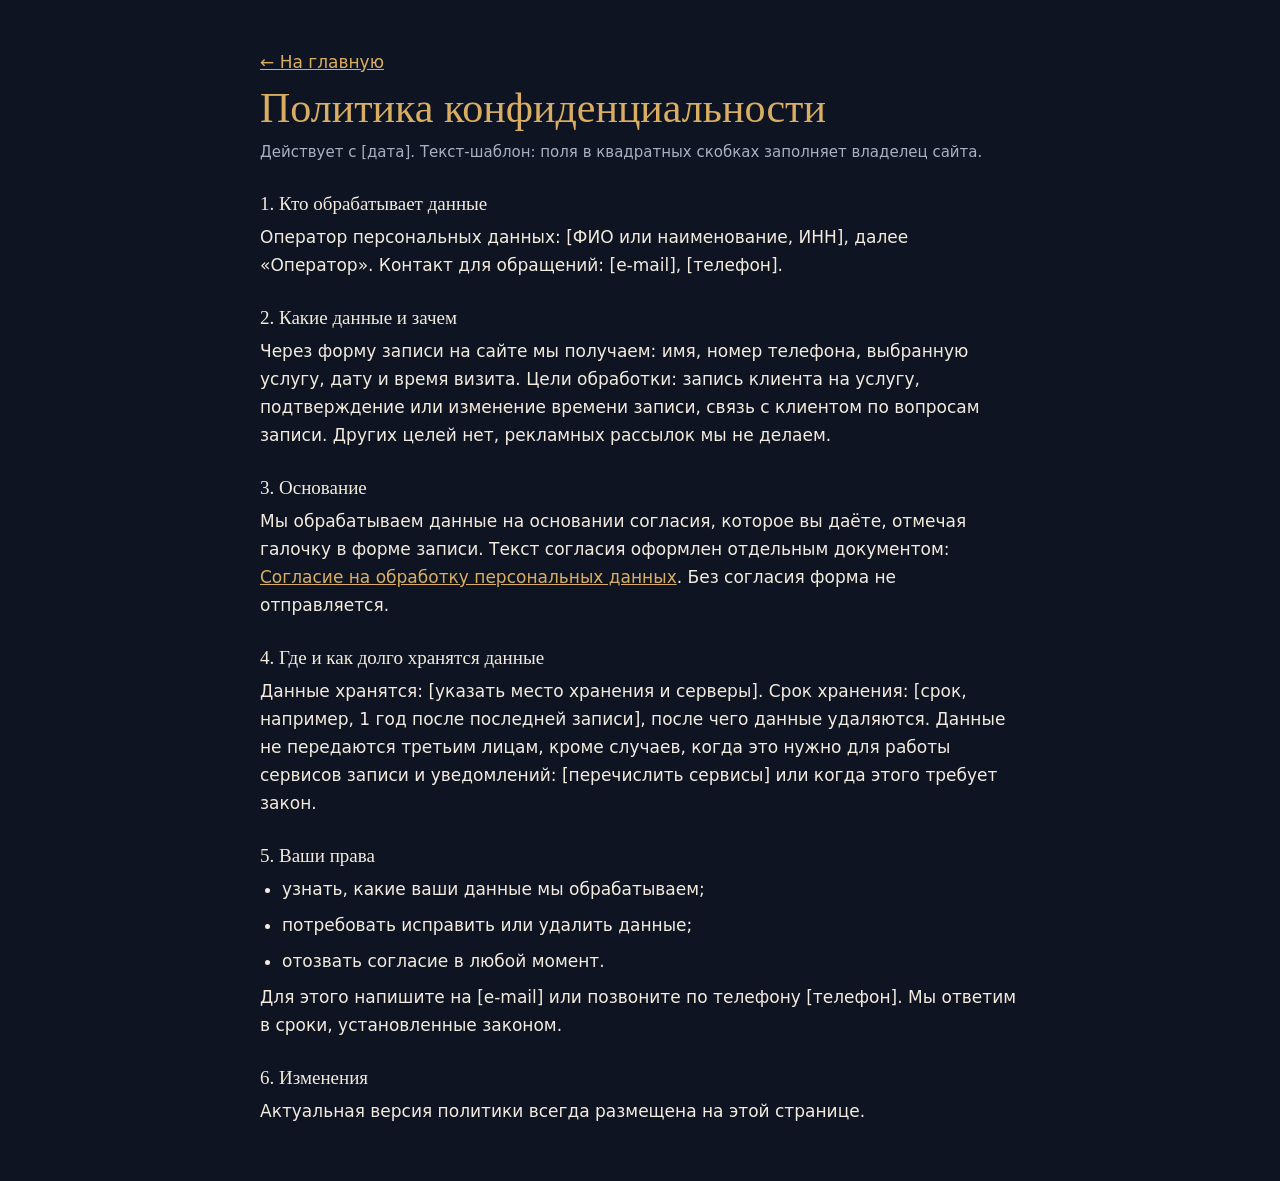
<file: privacy.html>
<!DOCTYPE html>
<html lang="ru">
<head>
<meta name="robots" content="noindex">
<meta charset="utf-8">
<meta name="viewport" content="width=device-width, initial-scale=1">
<title>Политика конфиденциальности</title>
<link rel="icon" type="image/png" href="favicon.png">
<link rel="stylesheet" href="fonts/fonts.css">
<style>
:root{--bg:#0E1422;--ink:#F3EBDD;--muted:#A9B0C2;--gold:#D9AE62}
*{box-sizing:border-box;margin:0}
body{font-family:Rubik,system-ui,sans-serif;background:var(--bg);color:var(--ink);line-height:1.65;font-size:17px;padding:48px 24px}
main{max-width:760px;margin:0 auto}
h1,h2{font-family:"Yeseva One",Georgia,serif;font-weight:400;line-height:1.15}
h1{font-size:clamp(28px,6vw,42px);margin-bottom:8px;color:var(--gold)}
h2{font-size:19px;margin:28px 0 8px}
p,li{margin-bottom:8px}
ul{padding-left:22px}
a{color:var(--gold)}
:focus-visible{outline:2px solid var(--gold);outline-offset:3px}
.muted{color:var(--muted);font-size:15px}
</style>
</head>
<body>
<main>
<p><a href="index.html">← На главную</a></p>
<h1>Политика конфиденциальности</h1>
<p class="muted">Действует с [дата]. Текст-шаблон: поля в квадратных скобках заполняет владелец сайта.</p>

<h2>1. Кто обрабатывает данные</h2>
<p>Оператор персональных данных: [ФИО или наименование, ИНН], далее «Оператор». Контакт для обращений: [e-mail], [телефон].</p>

<h2>2. Какие данные и зачем</h2>
<p>Через форму записи на сайте мы получаем: имя, номер телефона, выбранную услугу, дату и время визита. Цели обработки: запись клиента на услугу, подтверждение или изменение времени записи, связь с клиентом по вопросам записи. Других целей нет, рекламных рассылок мы не делаем.</p>

<h2>3. Основание</h2>
<p>Мы обрабатываем данные на основании согласия, которое вы даёте, отмечая галочку в форме записи. Текст согласия оформлен отдельным документом: <a href="soglasie.html">Согласие на обработку персональных данных</a>. Без согласия форма не отправляется.</p>

<h2>4. Где и как долго хранятся данные</h2>
<p>Данные хранятся: [указать место хранения и серверы]. Срок хранения: [срок, например, 1 год после последней записи], после чего данные удаляются. Данные не передаются третьим лицам, кроме случаев, когда это нужно для работы сервисов записи и уведомлений: [перечислить сервисы] или когда этого требует закон.</p>

<h2>5. Ваши права</h2>
<ul>
<li>узнать, какие ваши данные мы обрабатываем;</li>
<li>потребовать исправить или удалить данные;</li>
<li>отозвать согласие в любой момент.</li>
</ul>
<p>Для этого напишите на [e-mail] или позвоните по телефону [телефон]. Мы ответим в сроки, установленные законом.</p>

<h2>6. Изменения</h2>
<p>Актуальная версия политики всегда размещена на этой странице.</p>
</main>
</body>
</html>
</file>
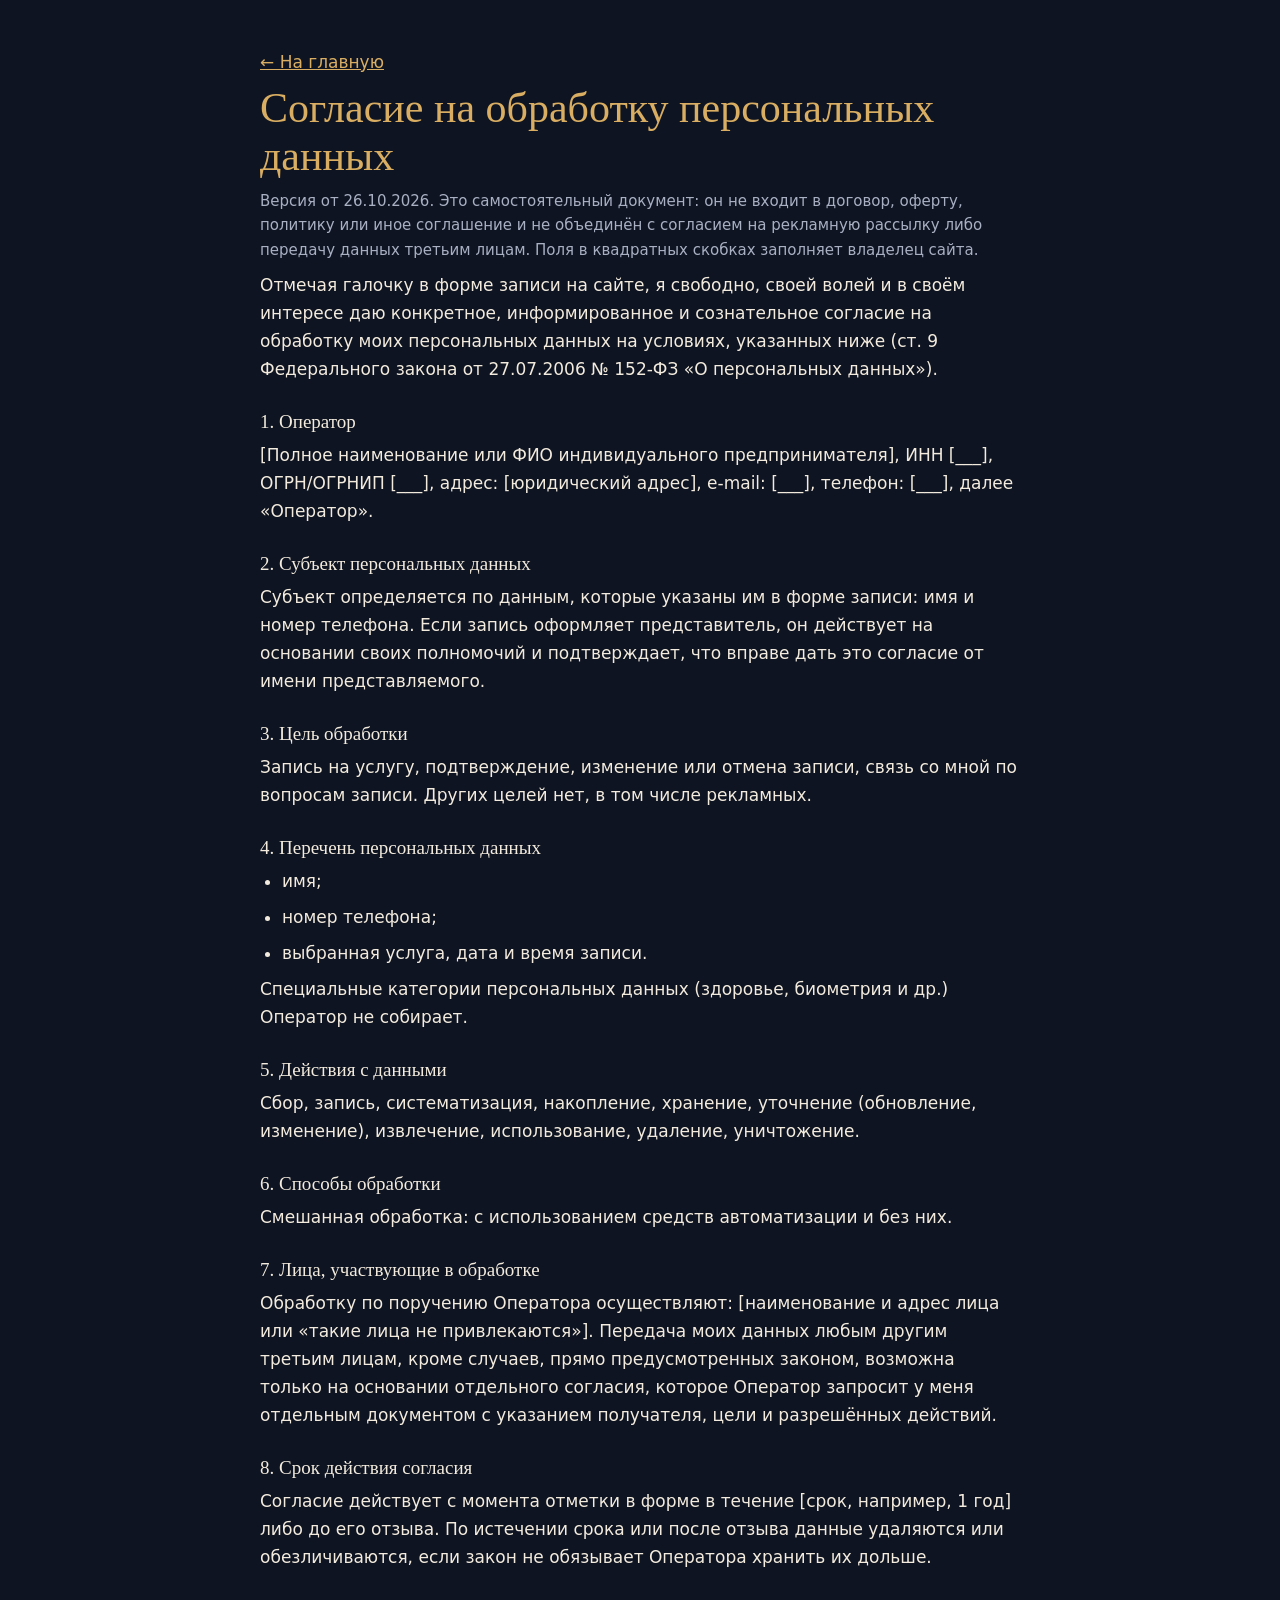
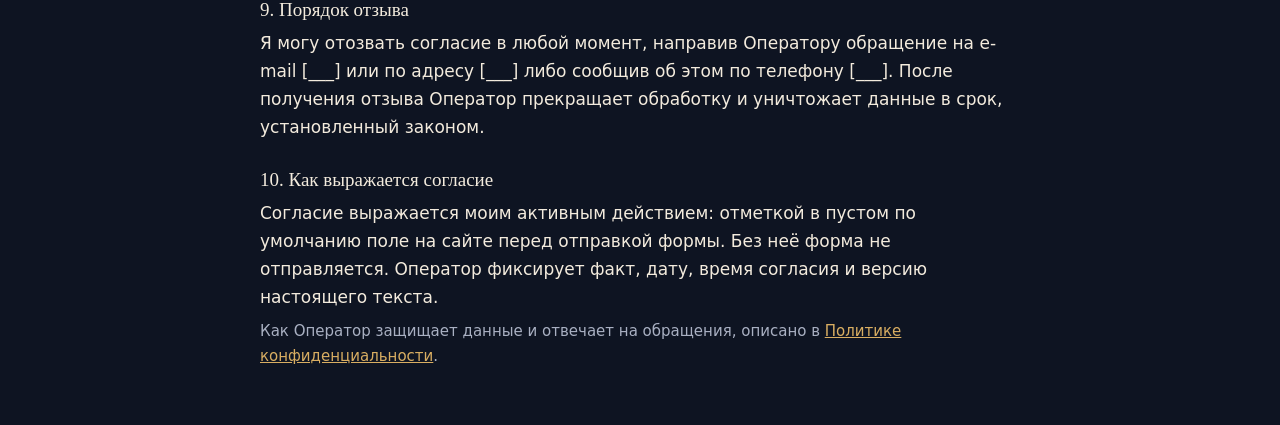
<file: soglasie.html>
<!DOCTYPE html>
<html lang="ru">
<head>
<meta name="robots" content="noindex">
<meta charset="utf-8">
<meta name="viewport" content="width=device-width, initial-scale=1">
<title>Согласие на обработку персональных данных</title>
<link rel="icon" type="image/png" href="favicon.png">
<link rel="stylesheet" href="fonts/fonts.css">
<style>
:root{--bg:#0E1422;--ink:#F3EBDD;--muted:#A9B0C2;--gold:#D9AE62}
*{box-sizing:border-box;margin:0}
body{font-family:Rubik,system-ui,sans-serif;background:var(--bg);color:var(--ink);line-height:1.65;font-size:17px;padding:48px 24px}
main{max-width:760px;margin:0 auto}
h1,h2{font-family:"Yeseva One",Georgia,serif;font-weight:400;line-height:1.15}
h1{font-size:clamp(28px,6vw,42px);margin-bottom:8px;color:var(--gold)}
h2{font-size:19px;margin:28px 0 8px}
p,li{margin-bottom:8px}
ul{padding-left:22px}
a{color:var(--gold)}
:focus-visible{outline:2px solid var(--gold);outline-offset:3px}
.muted{color:var(--muted);font-size:15px}
</style>
</head>
<body>
<main>
<p><a href="index.html">← На главную</a></p>
<h1>Согласие на обработку персональных данных</h1>
<p class="muted">Версия от 26.10.2026. Это самостоятельный документ: он не входит в договор, оферту, политику или иное соглашение и не объединён с согласием на рекламную рассылку либо передачу данных третьим лицам. Поля в квадратных скобках заполняет владелец сайта.</p>

<p>Отмечая галочку в форме записи на сайте, я свободно, своей волей и в своём интересе даю конкретное, информированное и сознательное согласие на обработку моих персональных данных на условиях, указанных ниже (ст. 9 Федерального закона от 27.07.2006 № 152-ФЗ «О персональных данных»).</p>

<h2>1. Оператор</h2>
<p>[Полное наименование или ФИО индивидуального предпринимателя], ИНН [___], ОГРН/ОГРНИП [___], адрес: [юридический адрес], e-mail: [___], телефон: [___], далее «Оператор».</p>

<h2>2. Субъект персональных данных</h2>
<p>Субъект определяется по данным, которые указаны им в форме записи: имя и номер телефона. Если запись оформляет представитель, он действует на основании своих полномочий и подтверждает, что вправе дать это согласие от имени представляемого.</p>

<h2>3. Цель обработки</h2>
<p>Запись на услугу, подтверждение, изменение или отмена записи, связь со мной по вопросам записи. Других целей нет, в том числе рекламных.</p>

<h2>4. Перечень персональных данных</h2>
<ul>
<li>имя;</li>
<li>номер телефона;</li>
<li>выбранная услуга, дата и время записи.</li>
</ul>
<p>Специальные категории персональных данных (здоровье, биометрия и др.) Оператор не собирает.</p>

<h2>5. Действия с данными</h2>
<p>Сбор, запись, систематизация, накопление, хранение, уточнение (обновление, изменение), извлечение, использование, удаление, уничтожение.</p>

<h2>6. Способы обработки</h2>
<p>Смешанная обработка: с использованием средств автоматизации и без них.</p>

<h2>7. Лица, участвующие в обработке</h2>
<p>Обработку по поручению Оператора осуществляют: [наименование и адрес лица или «такие лица не привлекаются»]. Передача моих данных любым другим третьим лицам, кроме случаев, прямо предусмотренных законом, возможна только на основании отдельного согласия, которое Оператор запросит у меня отдельным документом с указанием получателя, цели и разрешённых действий.</p>

<h2>8. Срок действия согласия</h2>
<p>Согласие действует с момента отметки в форме в течение [срок, например, 1 год] либо до его отзыва. По истечении срока или после отзыва данные удаляются или обезличиваются, если закон не обязывает Оператора хранить их дольше.</p>

<h2>9. Порядок отзыва</h2>
<p>Я могу отозвать согласие в любой момент, направив Оператору обращение на e-mail [___] или по адресу [___] либо сообщив об этом по телефону [___]. После получения отзыва Оператор прекращает обработку и уничтожает данные в срок, установленный законом.</p>

<h2>10. Как выражается согласие</h2>
<p>Согласие выражается моим активным действием: отметкой в пустом по умолчанию поле на сайте перед отправкой формы. Без неё форма не отправляется. Оператор фиксирует факт, дату, время согласия и версию настоящего текста.</p>

<p class="muted">Как Оператор защищает данные и отвечает на обращения, описано в <a href="privacy.html">Политике конфиденциальности</a>.</p>
</main>
</body>
</html>
</file>
<file: fonts/fonts.css>
/* Шрифты лежат на самом сайте, а не грузятся с Google Fonts: так IP посетителей не уходит за рубеж (152-ФЗ). Лицензии рядом. */
@font-face{font-family:'Montserrat Alternates';font-style:normal;font-weight:600;font-display:swap;src:url(MontserratAlternates-cyrillic-600.woff2) format('woff2');unicode-range:U+0301, U+0400-045F, U+0490-0491, U+04B0-04B1, U+2116}
@font-face{font-family:'Montserrat Alternates';font-style:normal;font-weight:600;font-display:swap;src:url(MontserratAlternates-latin-600.woff2) format('woff2');unicode-range:U+0000-00FF, U+0131, U+0152-0153, U+02BB-02BC, U+02C6, U+02DA, U+02DC, U+0304, U+0308, U+0329, U+2000-206F, U+20AC, U+2122, U+2191, U+2193, U+2212, U+2215, U+FEFF, U+FFFD}
@font-face{font-family:'Montserrat Alternates';font-style:normal;font-weight:700;font-display:swap;src:url(MontserratAlternates-cyrillic-700.woff2) format('woff2');unicode-range:U+0301, U+0400-045F, U+0490-0491, U+04B0-04B1, U+2116}
@font-face{font-family:'Montserrat Alternates';font-style:normal;font-weight:700;font-display:swap;src:url(MontserratAlternates-latin-700.woff2) format('woff2');unicode-range:U+0000-00FF, U+0131, U+0152-0153, U+02BB-02BC, U+02C6, U+02DA, U+02DC, U+0304, U+0308, U+0329, U+2000-206F, U+20AC, U+2122, U+2191, U+2193, U+2212, U+2215, U+FEFF, U+FFFD}
@font-face{font-family:'Nunito';font-style:normal;font-weight:400 700;font-display:swap;src:url(Nunito-cyrillic-400.woff2) format('woff2');unicode-range:U+0301, U+0400-045F, U+0490-0491, U+04B0-04B1, U+2116}
@font-face{font-family:'Nunito';font-style:normal;font-weight:400 700;font-display:swap;src:url(Nunito-latin-400.woff2) format('woff2');unicode-range:U+0000-00FF, U+0131, U+0152-0153, U+02BB-02BC, U+02C6, U+02DA, U+02DC, U+0304, U+0308, U+0329, U+2000-206F, U+20AC, U+2122, U+2191, U+2193, U+2212, U+2215, U+FEFF, U+FFFD}
</file>
